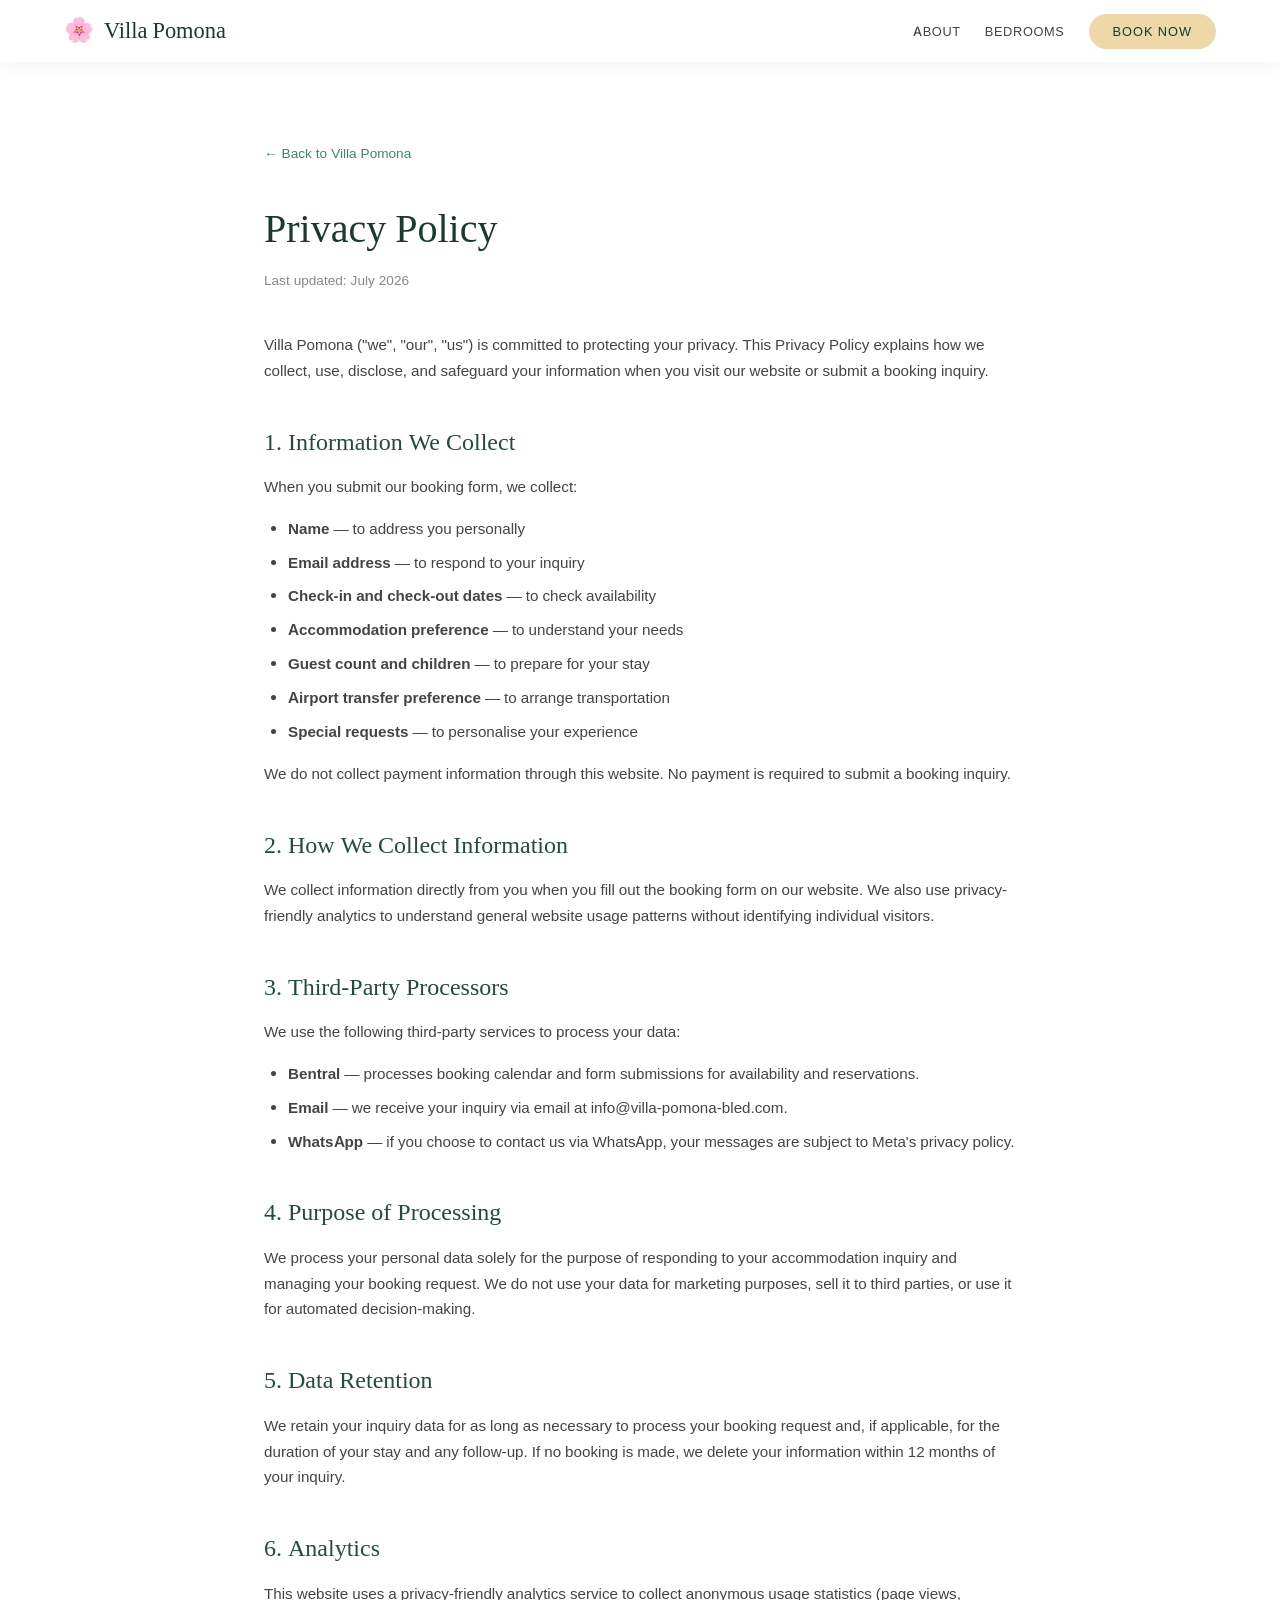
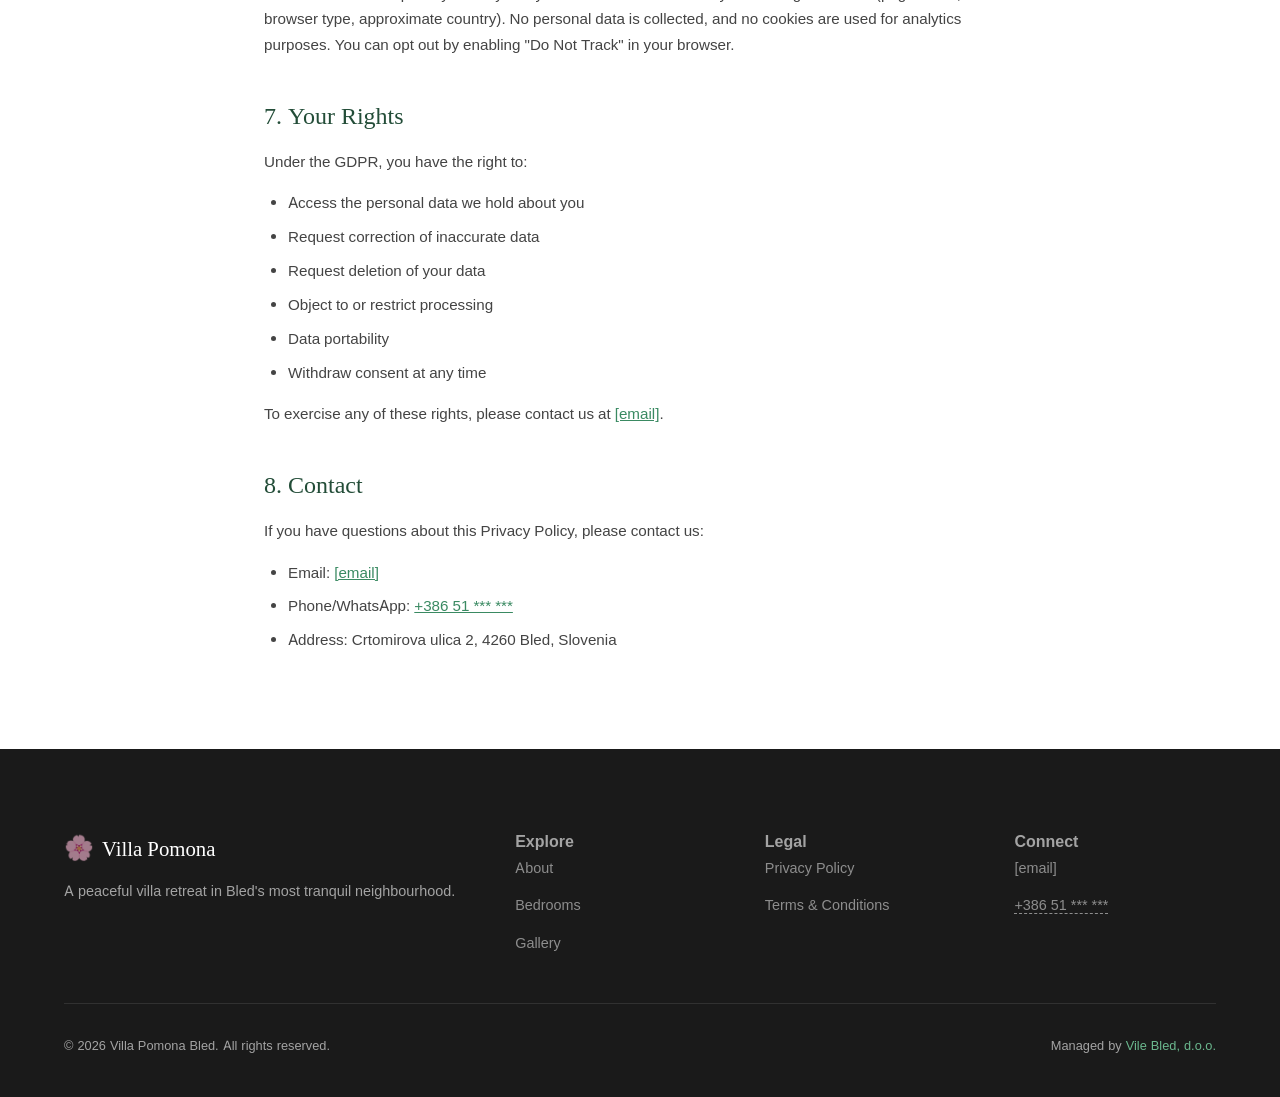
<file: privacy.html>
<!DOCTYPE html>
<html lang="en">
<head>
    <meta charset="UTF-8">
    <meta name="viewport" content="width=device-width, initial-scale=1.0">
    <meta name="theme-color" content="#1a3a2a">
    <meta http-equiv="X-Content-Type-Options" content="nosniff">
    <meta http-equiv="X-Frame-Options" content="SAMEORIGIN">
    <meta http-equiv="Referrer-Policy" content="strict-origin-when-cross-origin">
    <meta name="robots" content="index, follow">
    <title>Privacy Policy — Villa Pomona Bled</title>
    <meta name="description" content="Privacy policy for Villa Pomona in Bled, Slovenia. How we collect, use, and protect your personal information.">
    <meta property="og:title" content="Privacy Policy — Villa Pomona Bled">
    <meta property="og:description" content="How we collect, use, and protect your personal information.">
    <meta property="og:type" content="website">
    <meta property="og:url" content="https://villa-pomona-bled.com/privacy.html">
    <meta property="og:image" content="https://villa-pomona-bled.com/assets/images/polished-20261101/hero-social-1200x630.jpg">
    <link rel="canonical" href="https://villa-pomona-bled.com/privacy.html">
    <link rel="stylesheet" href="styles.css">
<link rel="icon" type="image/png" sizes="96x96" href="assets/brand/pomona-mark-96.png">
<link rel="icon" type="image/svg+xml" href="assets/brand/pomona-mark-v1.svg">
<link rel="apple-touch-icon" sizes="180x180" href="assets/brand/pomona-mark-180.png">
</head>
<body>
    <nav class="nav scrolled" id="nav">
        <div class="nav-container">
            <a href="index.html" class="nav-logo" style="color:var(--green-900);">
                <span class="logo-icon" aria-hidden="true">&#127800;</span>
                <span class="logo-text">Villa Pomona</span>
            </a>
            <ul class="nav-links">
                <li><a href="index.html#bedrooms">About</a></li>
                <li><a href="index.html#bedrooms">Bedrooms</a></li>
                <li><a href="index.html#contact" class="nav-cta">Book Now</a></li>
            </ul>
        </div>
    </nav>

    <main class="legal-page">
        <div class="container">
            <a href="index.html" class="legal-back">&larr; Back to Villa Pomona</a>
            <h1>Privacy Policy</h1>
            <p class="legal-date">Last updated: July 2026</p>

            <p>Villa Pomona ("we", "our", "us") is committed to protecting your privacy. This Privacy Policy explains how we collect, use, disclose, and safeguard your information when you visit our website or submit a booking inquiry.</p>

            <h2>1. Information We Collect</h2>
            <p>When you submit our booking form, we collect:</p>
            <ul>
                <li><strong>Name</strong> — to address you personally</li>
                <li><strong>Email address</strong> — to respond to your inquiry</li>
                <li><strong>Check-in and check-out dates</strong> — to check availability</li>
                <li><strong>Accommodation preference</strong> — to understand your needs</li>
                <li><strong>Guest count and children</strong> — to prepare for your stay</li>
                <li><strong>Airport transfer preference</strong> — to arrange transportation</li>
                <li><strong>Special requests</strong> — to personalise your experience</li>
            </ul>
            <p>We do not collect payment information through this website. No payment is required to submit a booking inquiry.</p>

            <h2>2. How We Collect Information</h2>
            <p>We collect information directly from you when you fill out the booking form on our website. We also use privacy-friendly analytics to understand general website usage patterns without identifying individual visitors.</p>

            <h2>3. Third-Party Processors</h2>
            <p>We use the following third-party services to process your data:</p>
            <ul>
                <li><strong>Bentral</strong> — processes booking calendar and form submissions for availability and reservations.</li>
                <li><strong>Email</strong> — we receive your inquiry via email at <span class="email-self" data-email-user="info" data-email-host="villa-pomona-bled.com">[email]</span>.</li>
                <li><strong>WhatsApp</strong> — if you choose to contact us via WhatsApp, your messages are subject to Meta's privacy policy.</li>
            </ul>

            <h2>4. Purpose of Processing</h2>
            <p>We process your personal data solely for the purpose of responding to your accommodation inquiry and managing your booking request. We do not use your data for marketing purposes, sell it to third parties, or use it for automated decision-making.</p>

            <h2>5. Data Retention</h2>
            <p>We retain your inquiry data for as long as necessary to process your booking request and, if applicable, for the duration of your stay and any follow-up. If no booking is made, we delete your information within 12 months of your inquiry.</p>

            <h2>6. Analytics</h2>
            <p>This website uses a privacy-friendly analytics service to collect anonymous usage statistics (page views, browser type, approximate country). No personal data is collected, and no cookies are used for analytics purposes. You can opt out by enabling "Do Not Track" in your browser.</p>

            <h2>7. Your Rights</h2>
            <p>Under the GDPR, you have the right to:</p>
            <ul>
                <li>Access the personal data we hold about you</li>
                <li>Request correction of inaccurate data</li>
                <li>Request deletion of your data</li>
                <li>Object to or restrict processing</li>
                <li>Data portability</li>
                <li>Withdraw consent at any time</li>
            </ul>
            <p>To exercise any of these rights, please contact us at <a class="mailto mailto-self" data-email-user="info" data-email-host="villa-pomona-bled.com" href="#">[email]</a>.</p>

            <h2>8. Contact</h2>
            <p>If you have questions about this Privacy Policy, please contact us:</p>
            <ul>
                <li>Email: <a class="mailto mailto-self" data-email-user="info" data-email-host="villa-pomona-bled.com" href="#">[email]</a></li>
                <li>Phone/WhatsApp: <a href="#" class="wa-protected" data-wa="38651603858">+386 51 *** ***</a></li>
                <li>Address: Crtomirova ulica 2, 4260 Bled, Slovenia</li>
            </ul>
        </div>
    </main>

    <footer class="footer">
        <div class="container">
            <div class="footer-grid">
                <div class="footer-brand">
                    <span class="logo-icon" aria-hidden="true">&#127800;</span><span class="logo-text">Villa Pomona</span>
                    <p>A peaceful villa retreat in Bled's most tranquil neighbourhood.</p>
                </div>
                <div class="footer-links"><h4>Explore</h4><ul><li><a href="index.html#bedrooms">About</a></li><li><a href="index.html#bedrooms">Bedrooms</a></li><li><a href="index.html#gallery">Gallery</a></li></ul></div>
                <div class="footer-links"><h4>Legal</h4><ul><li><a href="privacy.html">Privacy Policy</a></li><li><a href="terms.html">Terms &amp; Conditions</a></li></ul></div>
                <div class="footer-links"><h4>Connect</h4><ul><li><a class="mailto mailto-self" data-email-user="info" data-email-host="villa-pomona-bled.com" href="#">[email]</a></li><li><a href="tel:+38651603858" class="phone-protected" data-phone="+386 51 603 858">+386 51 *** ***</a></li></ul></div>
            </div>
            <div class="footer-bottom">
                <p>&copy; 2026 Villa Pomona Bled. All rights reserved.</p>
                <p class="footer-sister">Managed by <a href="https://www.adorabled.com">Vile Bled, d.o.o.</a></p>
            </div>
        </div>
    </footer>

<script>
(function(){
  function em(el){var u=el.getAttribute('data-email-user')||'',h=el.getAttribute('data-email-host')||'';return u&&h?u+'@'+h:'';}
  function bind(){
    var as=document.querySelectorAll('a.mailto');
    for(var i=0;i<as.length;i++){var a=as[i],ad=em(a);if(!ad)continue;
      var s=a.getAttribute('data-email-subject')||'';
      a.href='mailto:'+ad+(s?'?subject='+encodeURIComponent(s):'');
      if(a.hasAttribute('data-email-self'))a.textContent=ad;
      a.removeAttribute('data-email-user');a.removeAttribute('data-email-host');a.removeAttribute('data-email-self');}
    var sp=document.querySelectorAll('.email-self');
    for(var j=0;j<sp.length;j++){var e=sp[j],ad2=em(e);if(ad2)e.textContent=ad2;}
  }
  if(document.readyState==='loading')document.addEventListener('DOMContentLoaded',bind);else bind();
})();
</script>

</body>
</html>
</file>
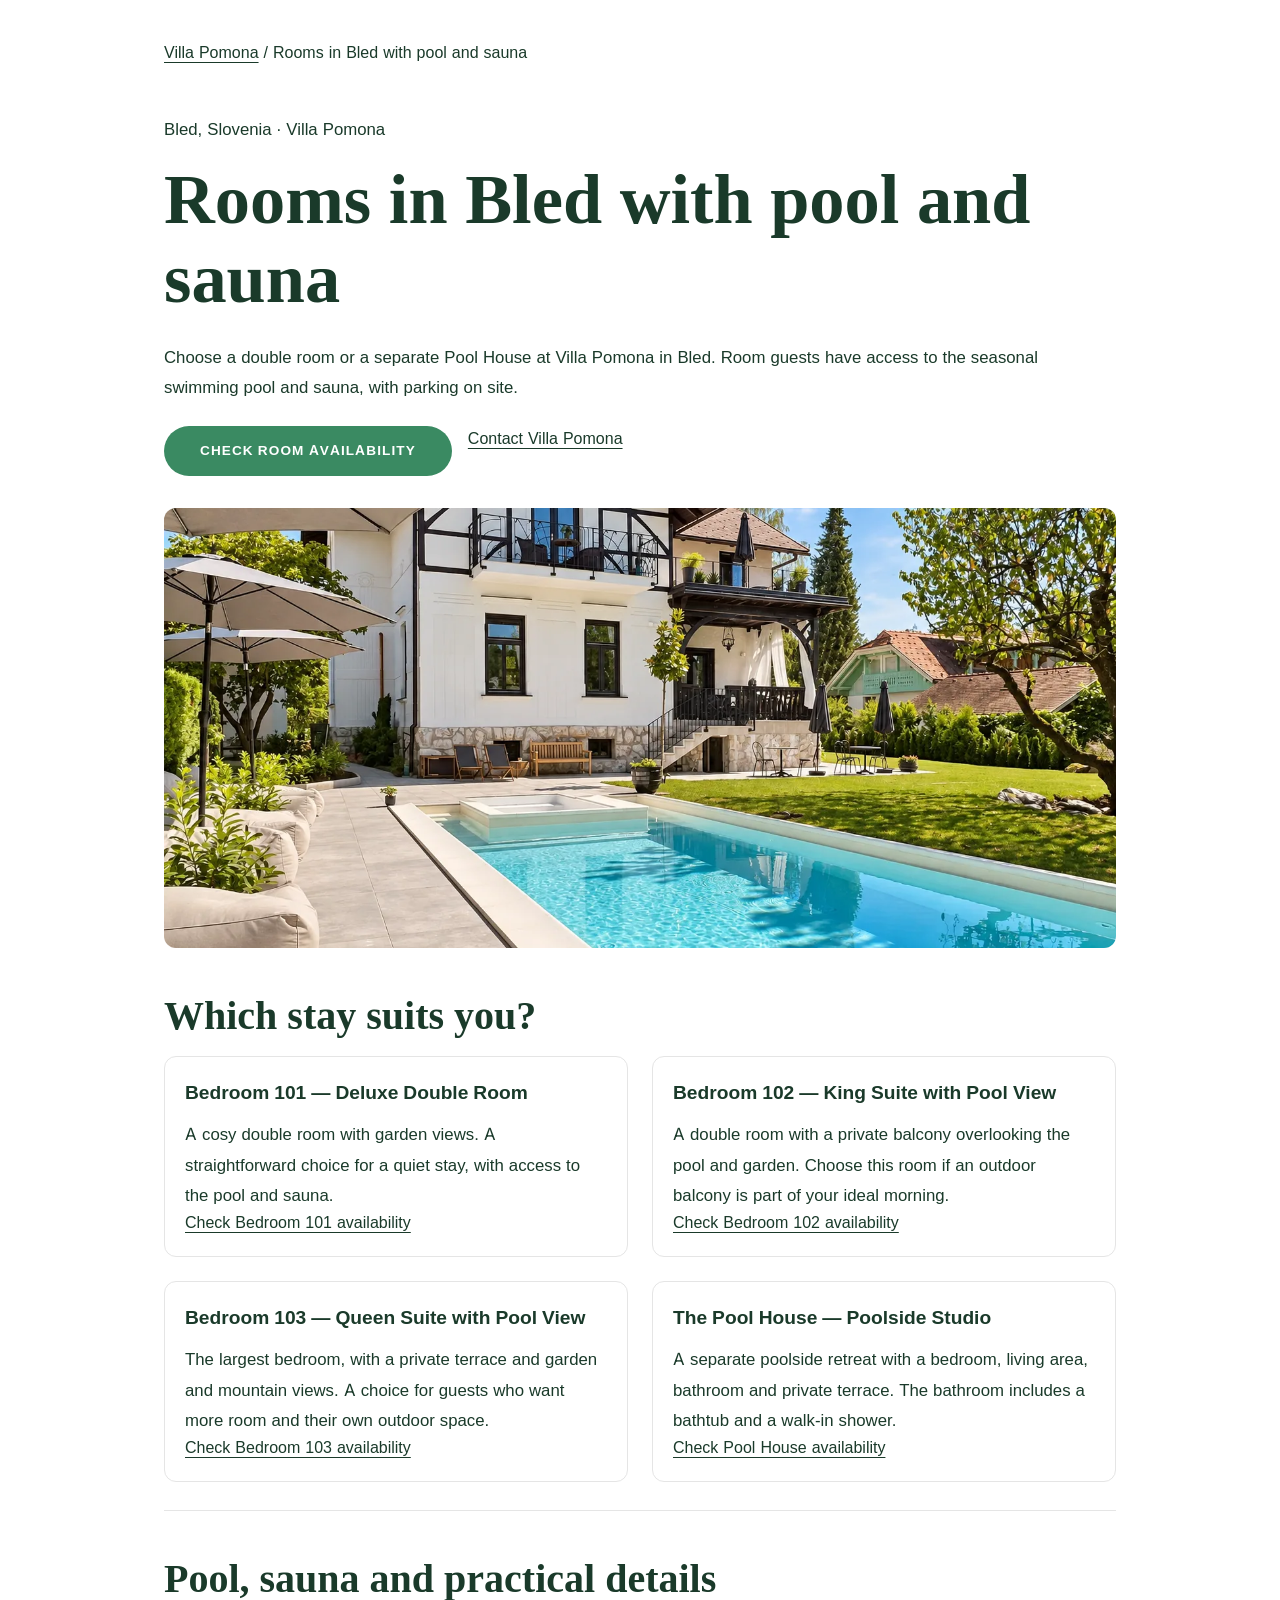
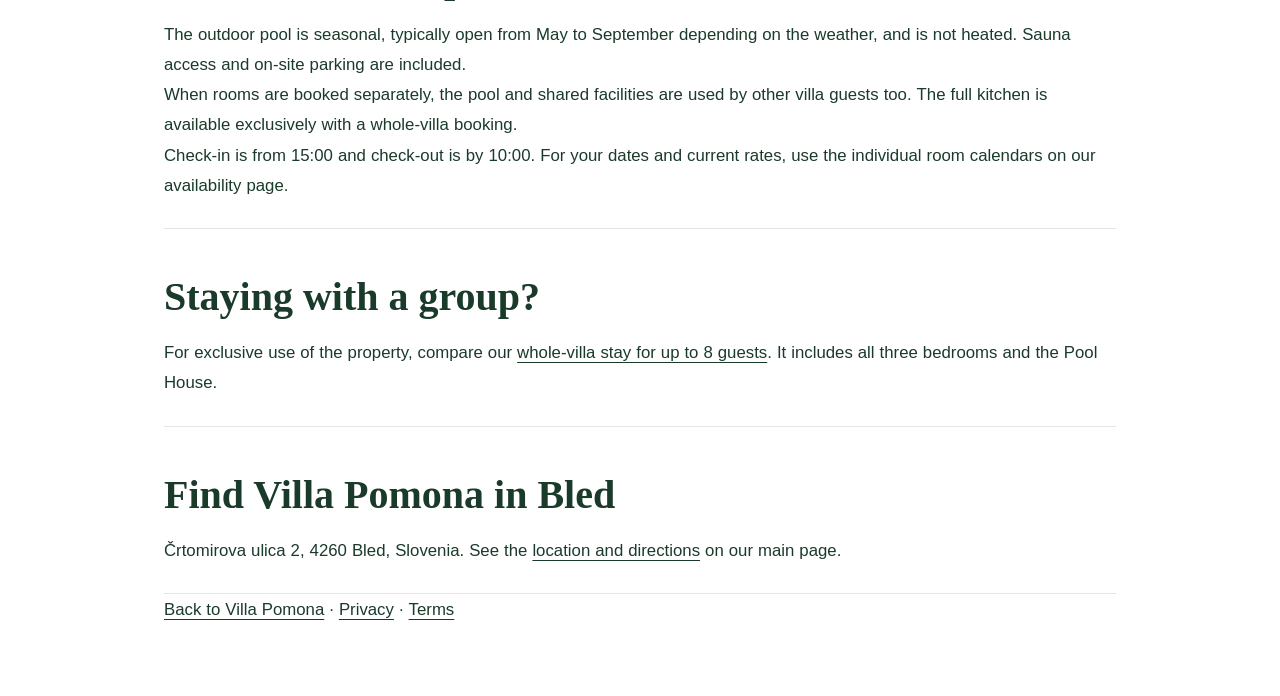
<file: rooms-in-bled.html>
<!doctype html><html lang="en"><head><meta charset="utf-8"><meta name="viewport" content="width=device-width,initial-scale=1"><title>Rooms in Bled with Pool &amp; Sauna | Villa Pomona</title><meta name="description" content="Compare three double rooms and the separate Pool House at Villa Pomona in Bled. Seasonal pool, sauna and on-site parking. Check availability."><link rel="canonical" href="https://villa-pomona-bled.com/rooms-in-bled.html"><meta property="og:title" content="Rooms in Bled with Pool &amp; Sauna | Villa Pomona"><meta property="og:description" content="Compare three double rooms and the separate Pool House at Villa Pomona in Bled. Seasonal pool, sauna and on-site parking. Check availability."><meta property="og:url" content="https://villa-pomona-bled.com/rooms-in-bled.html"><meta property="og:type" content="website"><meta property="og:image" content="https://villa-pomona-bled.com/assets/images/polished-20261101/hero-1-1448.webp"><link rel="stylesheet" href="styles.css"><link rel="stylesheet" href="growth.css"><script type="application/ld+json">{"@context": "https://schema.org", "@type": "WebPage", "name": "Rooms in Bled with Pool &amp; Sauna | Villa Pomona", "description": "Compare three double rooms and the separate Pool House at Villa Pomona in Bled. Seasonal pool, sauna and on-site parking. Check availability.", "url": "https://villa-pomona-bled.com/rooms-in-bled.html", "isPartOf": {"@type": "WebSite", "url": "https://villa-pomona-bled.com/", "name": "Villa Pomona"}}</script><script type="module" src="https://static.cloudflareinsights.com/beacon.min.js" data-cf-beacon='{"token": "0f8eb45b9e884118b55e8c2ccd7ce14e"}'></script><link rel="icon" type="image/png" sizes="96x96" href="assets/brand/pomona-mark-96.png">
<link rel="icon" type="image/svg+xml" href="assets/brand/pomona-mark-v1.svg">
<link rel="apple-touch-icon" sizes="180x180" href="assets/brand/pomona-mark-180.png">
</head><body><main class="growth-detail"><nav aria-label="Breadcrumb"><a href="index.html">Villa Pomona</a> / Rooms in Bled with pool and sauna</nav><header><p>Bled, Slovenia · Villa Pomona</p><h1>Rooms in Bled with pool and sauna</h1><p>Choose a double room or a separate Pool House at Villa Pomona in Bled. Room guests have access to the seasonal swimming pool and sauna, with parking on site.</p><div class="growth-actions"><a class="btn btn-primary" href="index.html#availability">Check room availability</a><a href="index.html#contact">Contact Villa Pomona</a></div></header><img class="growth-photo" src="assets/images/polished-20261101/hero-1-1448.webp" alt="Villa Pomona and its seasonal outdoor pool in Bled" width="1448" height="1086" srcset="assets/images/polished-20261101/hero-1-480.webp 480w, assets/images/polished-20261101/hero-1-800.webp 800w, assets/images/polished-20261101/hero-1-1448.webp 1448w"><section><h2>Which stay suits you?</h2><div class="growth-options">
<article><h3>Bedroom 101 — Deluxe Double Room</h3><p>A cosy double room with garden views. A straightforward choice for a quiet stay, with access to the pool and sauna.</p><a href="index.html#availability">Check Bedroom 101 availability</a></article>
<article><h3>Bedroom 102 — King Suite with Pool View</h3><p>A double room with a private balcony overlooking the pool and garden. Choose this room if an outdoor balcony is part of your ideal morning.</p><a href="index.html#availability">Check Bedroom 102 availability</a></article>
<article><h3>Bedroom 103 — Queen Suite with Pool View</h3><p>The largest bedroom, with a private terrace and garden and mountain views. A choice for guests who want more room and their own outdoor space.</p><a href="index.html#availability">Check Bedroom 103 availability</a></article>
<article><h3>The Pool House — Poolside Studio</h3><p>A separate poolside retreat with a bedroom, living area, bathroom and private terrace. The bathroom includes a bathtub and a walk-in shower.</p><a href="index.html#availability">Check Pool House availability</a></article></div></section>
<section><h2>Pool, sauna and practical details</h2><p>The outdoor pool is seasonal, typically open from May to September depending on the weather, and is not heated. Sauna access and on-site parking are included.</p><p>When rooms are booked separately, the pool and shared facilities are used by other villa guests too. The full kitchen is available exclusively with a whole-villa booking.</p><p>Check-in is from 15:00 and check-out is by 10:00. For your dates and current rates, use the individual room calendars on our availability page.</p></section>
<section><h2>Staying with a group?</h2><p>For exclusive use of the property, compare our <a href="whole-villa-bled.html">whole-villa stay for up to 8 guests</a>. It includes all three bedrooms and the Pool House.</p></section><section><h2>Find Villa Pomona in Bled</h2><p>Črtomirova ulica 2, 4260 Bled, Slovenia. See the <a href="index.html#location">location and directions</a> on our main page.</p></section><footer><p><a href="index.html">Back to Villa Pomona</a> · <a href="privacy.html">Privacy</a> · <a href="terms.html">Terms</a></p></footer></main></body></html>
</file>
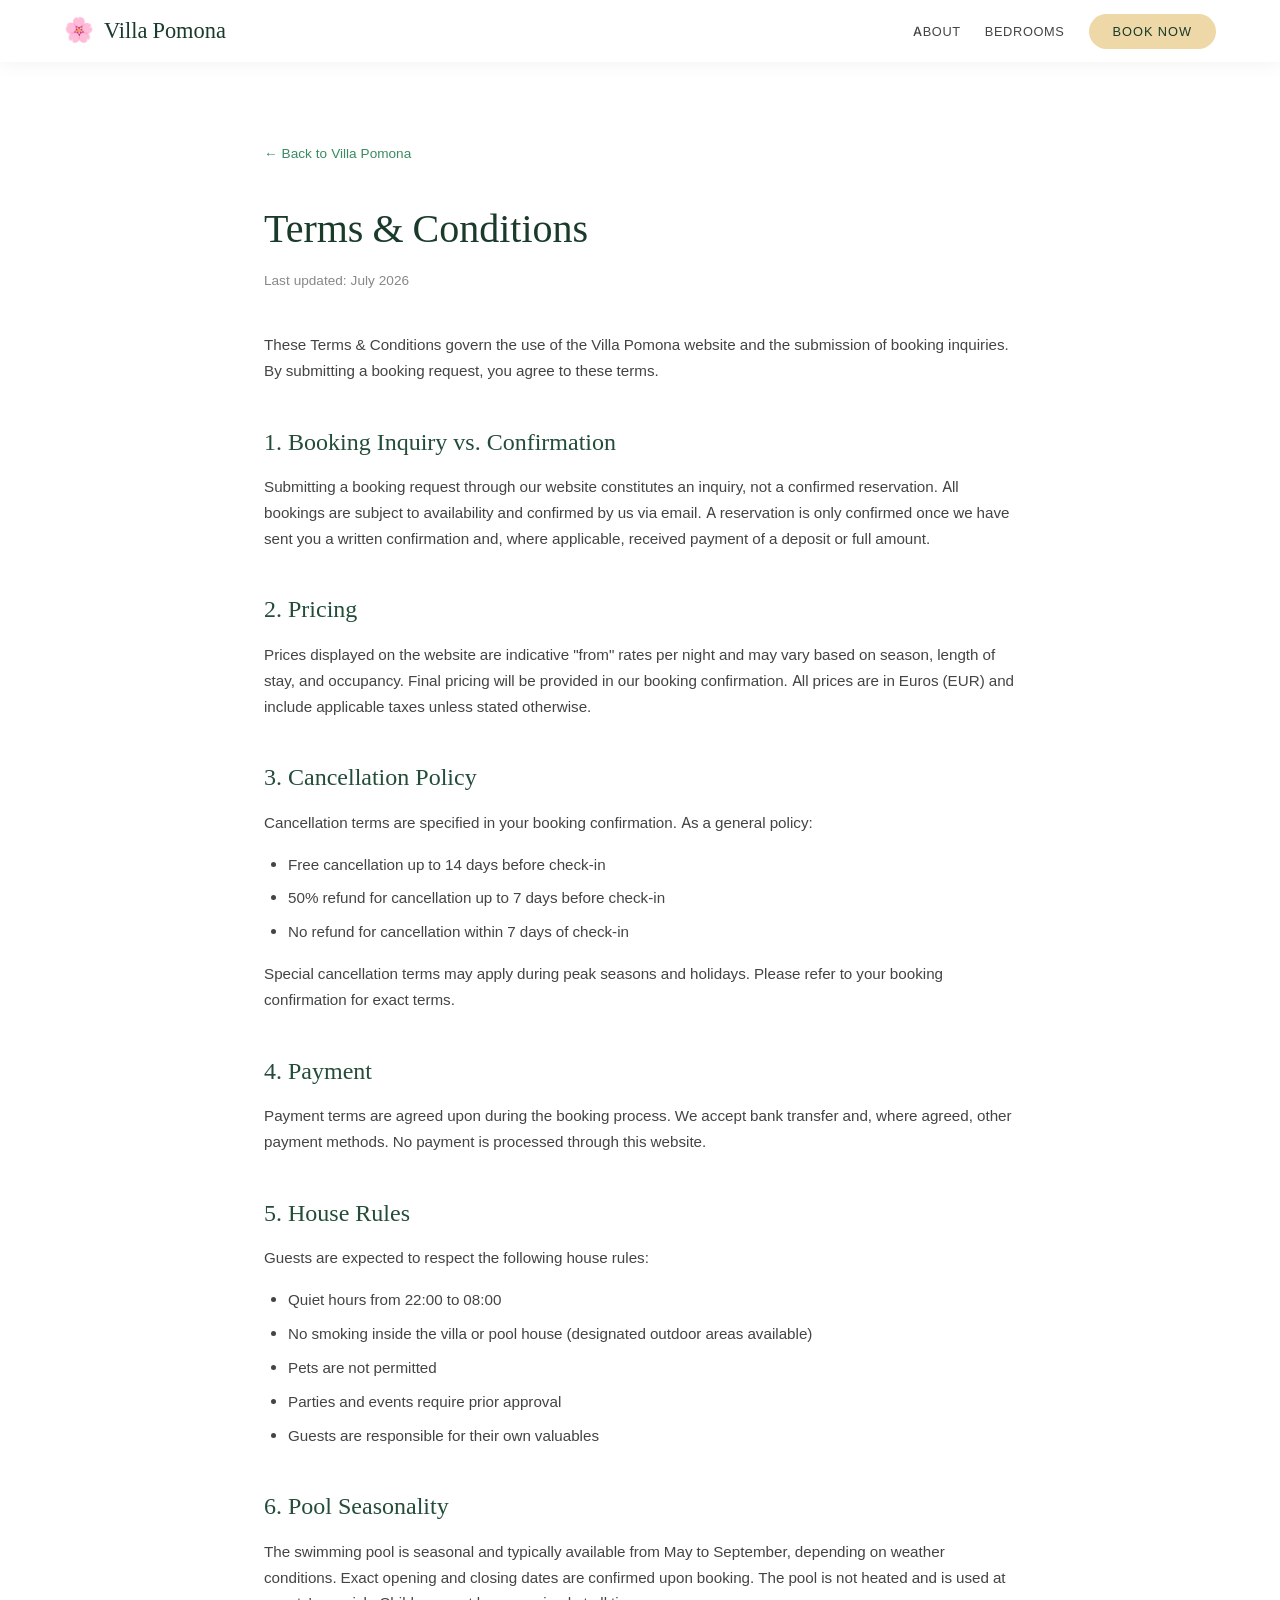
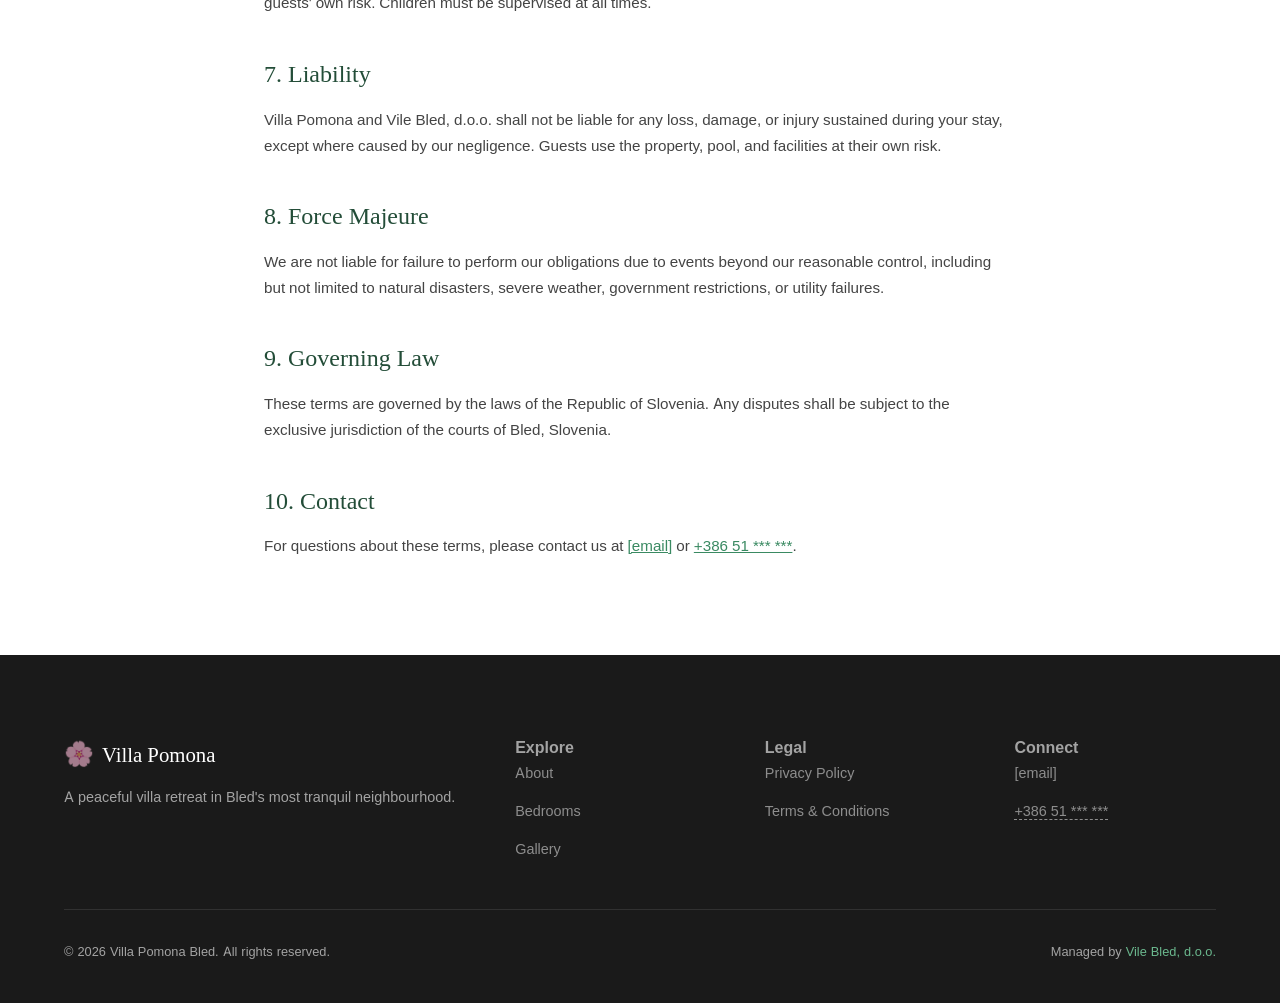
<file: terms.html>
<!DOCTYPE html>
<html lang="en">
<head>
    <meta charset="UTF-8">
    <meta name="viewport" content="width=device-width, initial-scale=1.0">
    <meta name="theme-color" content="#1a3a2a">
    <meta http-equiv="X-Content-Type-Options" content="nosniff">
    <meta http-equiv="X-Frame-Options" content="SAMEORIGIN">
    <meta http-equiv="Referrer-Policy" content="strict-origin-when-cross-origin">
    <meta name="robots" content="index, follow">
    <title>Terms &amp; Conditions — Villa Pomona Bled</title>
    <meta name="description" content="Terms and conditions for Villa Pomona in Bled, Slovenia. Booking policies, cancellation, and house rules.">
    <meta property="og:title" content="Terms &amp; Conditions — Villa Pomona Bled">
    <meta property="og:description" content="Booking policies, cancellation, and house rules for Villa Pomona.">
    <meta property="og:type" content="website">
    <meta property="og:url" content="https://villa-pomona-bled.com/terms.html">
    <meta property="og:image" content="https://villa-pomona-bled.com/assets/images/polished-20261101/hero-social-1200x630.jpg">
    <link rel="canonical" href="https://villa-pomona-bled.com/terms.html">
    <link rel="stylesheet" href="styles.css">
<link rel="icon" type="image/png" sizes="96x96" href="assets/brand/pomona-mark-96.png">
<link rel="icon" type="image/svg+xml" href="assets/brand/pomona-mark-v1.svg">
<link rel="apple-touch-icon" sizes="180x180" href="assets/brand/pomona-mark-180.png">
</head>
<body>
    <nav class="nav scrolled" id="nav">
        <div class="nav-container">
            <a href="index.html" class="nav-logo" style="color:var(--green-900);">
                <span class="logo-icon" aria-hidden="true">&#127800;</span>
                <span class="logo-text">Villa Pomona</span>
            </a>
            <ul class="nav-links">
                <li><a href="index.html#bedrooms">About</a></li>
                <li><a href="index.html#bedrooms">Bedrooms</a></li>
                <li><a href="index.html#contact" class="nav-cta">Book Now</a></li>
            </ul>
        </div>
    </nav>

    <main class="legal-page">
        <div class="container">
            <a href="index.html" class="legal-back">&larr; Back to Villa Pomona</a>
            <h1>Terms &amp; Conditions</h1>
            <p class="legal-date">Last updated: July 2026</p>

            <p>These Terms &amp; Conditions govern the use of the Villa Pomona website and the submission of booking inquiries. By submitting a booking request, you agree to these terms.</p>

            <h2>1. Booking Inquiry vs. Confirmation</h2>
            <p>Submitting a booking request through our website constitutes an inquiry, not a confirmed reservation. All bookings are subject to availability and confirmed by us via email. A reservation is only confirmed once we have sent you a written confirmation and, where applicable, received payment of a deposit or full amount.</p>

            <h2>2. Pricing</h2>
            <p>Prices displayed on the website are indicative "from" rates per night and may vary based on season, length of stay, and occupancy. Final pricing will be provided in our booking confirmation. All prices are in Euros (EUR) and include applicable taxes unless stated otherwise.</p>

            <h2>3. Cancellation Policy</h2>
            <p>Cancellation terms are specified in your booking confirmation. As a general policy:</p>
            <ul>
                <li>Free cancellation up to 14 days before check-in</li>
                <li>50% refund for cancellation up to 7 days before check-in</li>
                <li>No refund for cancellation within 7 days of check-in</li>
            </ul>
            <p>Special cancellation terms may apply during peak seasons and holidays. Please refer to your booking confirmation for exact terms.</p>

            <h2>4. Payment</h2>
            <p>Payment terms are agreed upon during the booking process. We accept bank transfer and, where agreed, other payment methods. No payment is processed through this website.</p>

            <h2>5. House Rules</h2>
            <p>Guests are expected to respect the following house rules:</p>
            <ul>
                <li>Quiet hours from 22:00 to 08:00</li>
                <li>No smoking inside the villa or pool house (designated outdoor areas available)</li>
                <li>Pets are not permitted</li>
                <li>Parties and events require prior approval</li>
                <li>Guests are responsible for their own valuables</li>
            </ul>

            <h2>6. Pool Seasonality</h2>
            <p>The swimming pool is seasonal and typically available from May to September, depending on weather conditions. Exact opening and closing dates are confirmed upon booking. The pool is not heated and is used at guests' own risk. Children must be supervised at all times.</p>

            <h2>7. Liability</h2>
            <p>Villa Pomona and Vile Bled, d.o.o. shall not be liable for any loss, damage, or injury sustained during your stay, except where caused by our negligence. Guests use the property, pool, and facilities at their own risk.</p>

            <h2>8. Force Majeure</h2>
            <p>We are not liable for failure to perform our obligations due to events beyond our reasonable control, including but not limited to natural disasters, severe weather, government restrictions, or utility failures.</p>

            <h2>9. Governing Law</h2>
            <p>These terms are governed by the laws of the Republic of Slovenia. Any disputes shall be subject to the exclusive jurisdiction of the courts of Bled, Slovenia.</p>

            <h2>10. Contact</h2>
            <p>For questions about these terms, please contact us at <a class="mailto mailto-self" data-email-user="info" data-email-host="villa-pomona-bled.com" href="#">[email]</a> or <a href="#" class="wa-protected" data-wa="38651603858">+386 51 *** ***</a>.</p>
        </div>
    </main>

    <footer class="footer">
        <div class="container">
            <div class="footer-grid">
                <div class="footer-brand">
                    <span class="logo-icon" aria-hidden="true">&#127800;</span><span class="logo-text">Villa Pomona</span>
                    <p>A peaceful villa retreat in Bled's most tranquil neighbourhood.</p>
                </div>
                <div class="footer-links"><h4>Explore</h4><ul><li><a href="index.html#bedrooms">About</a></li><li><a href="index.html#bedrooms">Bedrooms</a></li><li><a href="index.html#gallery">Gallery</a></li></ul></div>
                <div class="footer-links"><h4>Legal</h4><ul><li><a href="privacy.html">Privacy Policy</a></li><li><a href="terms.html">Terms &amp; Conditions</a></li></ul></div>
                <div class="footer-links"><h4>Connect</h4><ul><li><a class="mailto mailto-self" data-email-user="info" data-email-host="villa-pomona-bled.com" href="#">[email]</a></li><li><a href="tel:+38651603858" class="phone-protected" data-phone="+386 51 603 858">+386 51 *** ***</a></li></ul></div>
            </div>
            <div class="footer-bottom">
                <p>&copy; 2026 Villa Pomona Bled. All rights reserved.</p>
                <p class="footer-sister">Managed by <a href="https://www.adorabled.com">Vile Bled, d.o.o.</a></p>
            </div>
        </div>
    </footer>

<script>
(function(){
  function em(el){var u=el.getAttribute('data-email-user')||'',h=el.getAttribute('data-email-host')||'';return u&&h?u+'@'+h:'';}
  function bind(){
    var as=document.querySelectorAll('a.mailto');
    for(var i=0;i<as.length;i++){var a=as[i],ad=em(a);if(!ad)continue;
      var s=a.getAttribute('data-email-subject')||'';
      a.href='mailto:'+ad+(s?'?subject='+encodeURIComponent(s):'');
      if(a.hasAttribute('data-email-self'))a.textContent=ad;
      a.removeAttribute('data-email-user');a.removeAttribute('data-email-host');a.removeAttribute('data-email-self');}
    var sp=document.querySelectorAll('.email-self');
    for(var j=0;j<sp.length;j++){var e=sp[j],ad2=em(e);if(ad2)e.textContent=ad2;}
  }
  if(document.readyState==='loading')document.addEventListener('DOMContentLoaded',bind);else bind();
})();
</script>

</body>
</html>
</file>
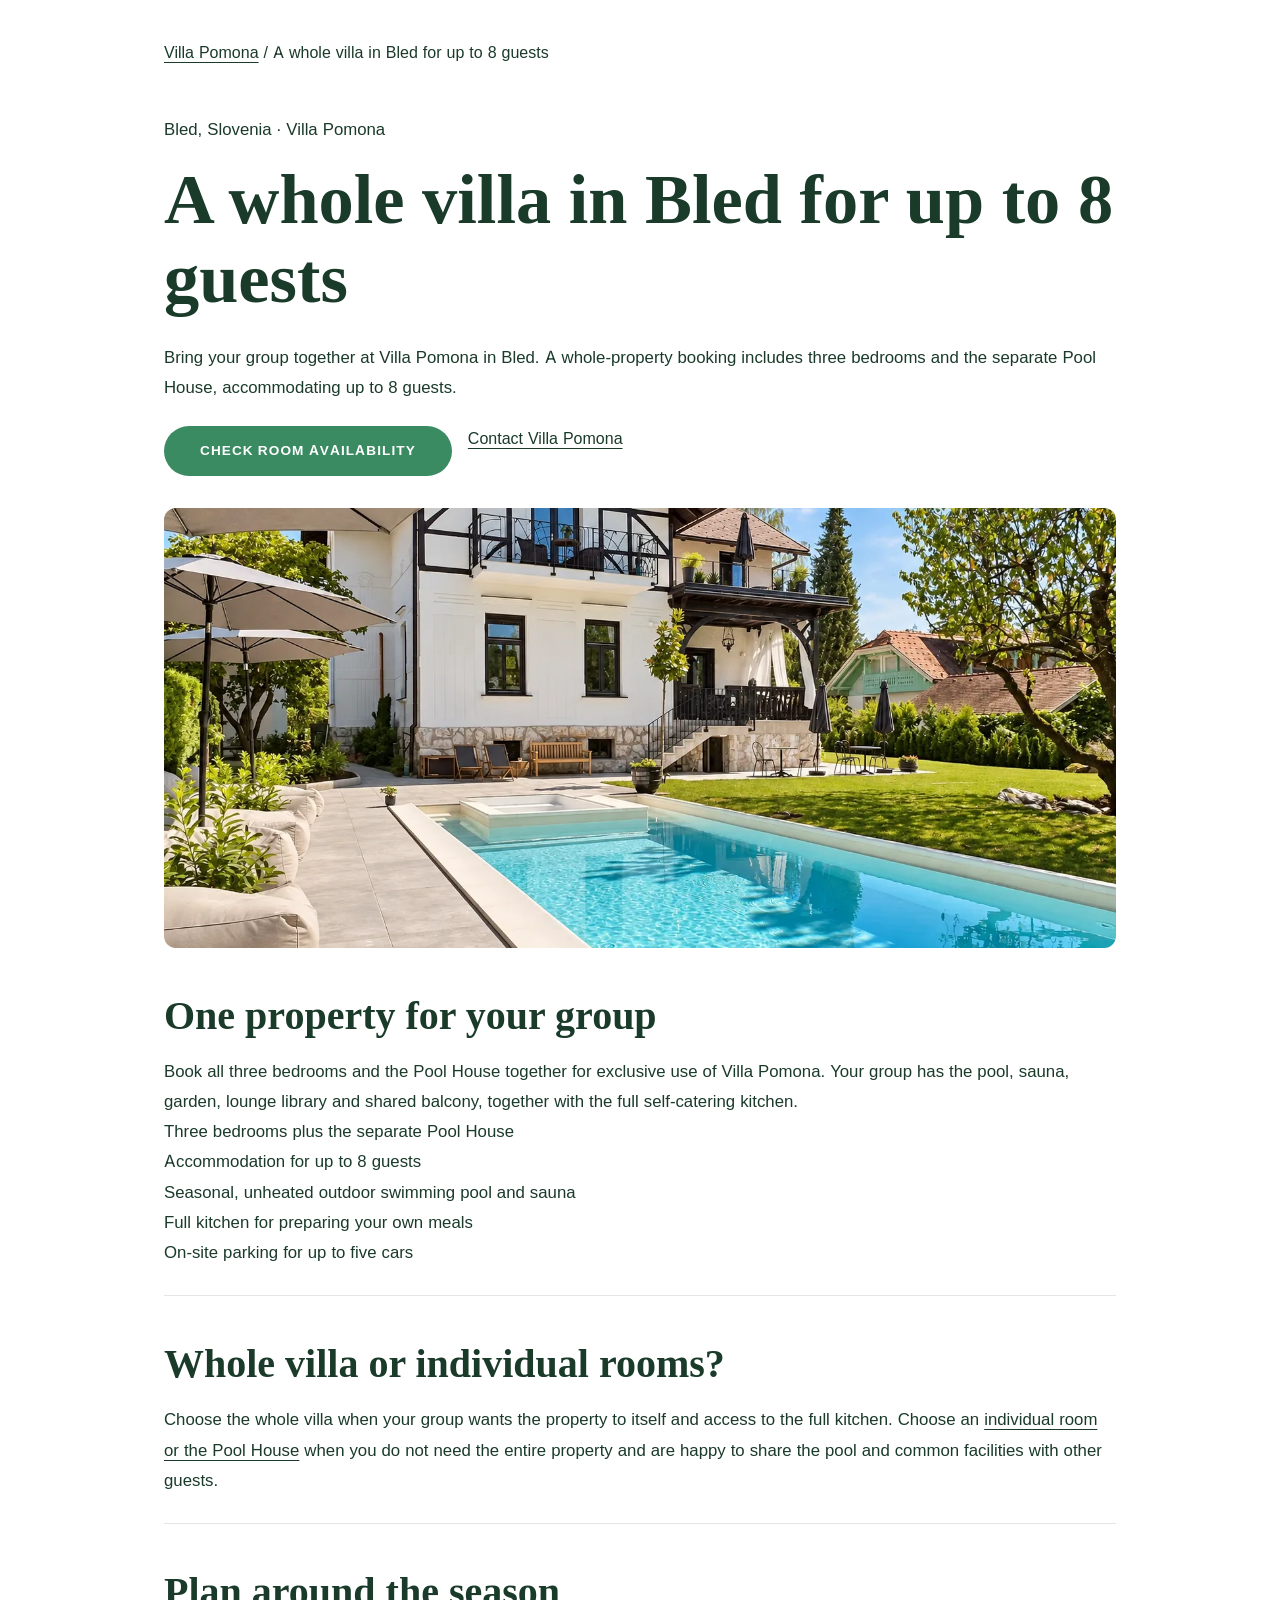
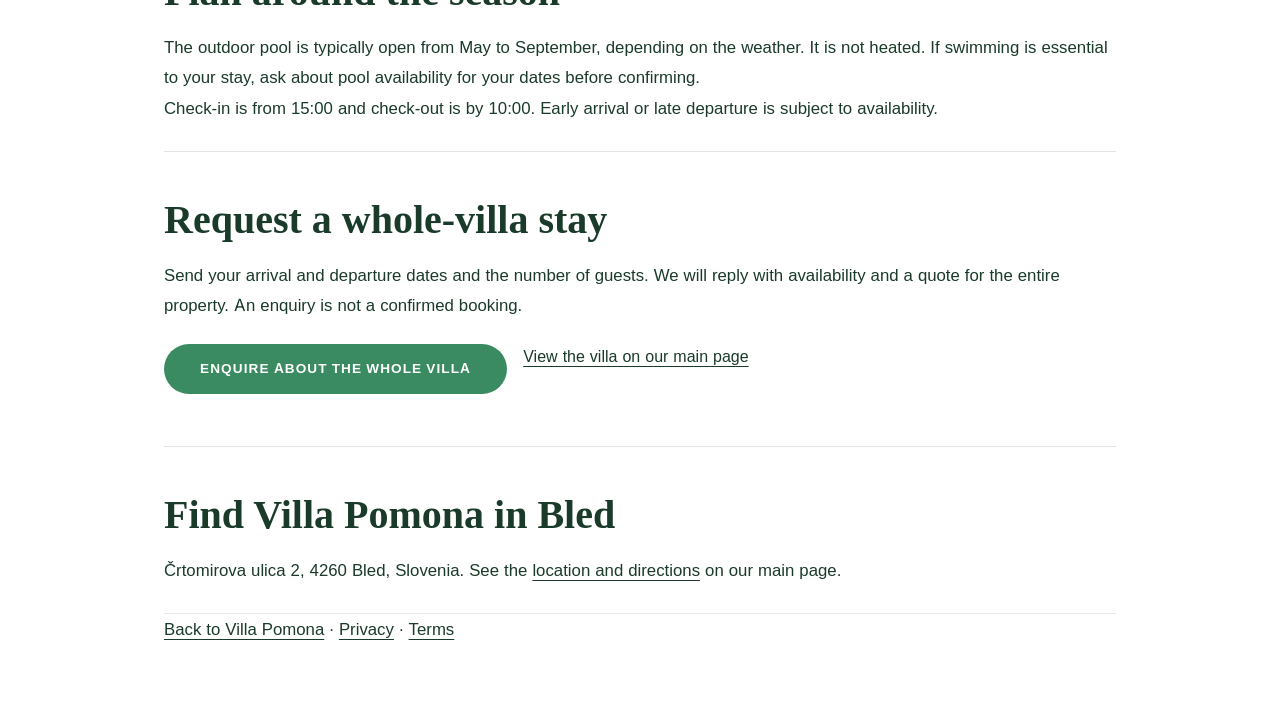
<file: whole-villa-bled.html>
<!doctype html><html lang="en"><head><meta charset="utf-8"><meta name="viewport" content="width=device-width,initial-scale=1"><title>Whole Villa in Bled for up to 8 Guests | Villa Pomona</title><meta name="description" content="Book the whole Villa Pomona in Bled for up to 8 guests: three bedrooms, Pool House, seasonal pool, sauna, kitchen and parking. Enquire for your dates."><link rel="canonical" href="https://villa-pomona-bled.com/whole-villa-bled.html"><meta property="og:title" content="Whole Villa in Bled for up to 8 Guests | Villa Pomona"><meta property="og:description" content="Book the whole Villa Pomona in Bled for up to 8 guests: three bedrooms, Pool House, seasonal pool, sauna, kitchen and parking. Enquire for your dates."><meta property="og:url" content="https://villa-pomona-bled.com/whole-villa-bled.html"><meta property="og:type" content="website"><meta property="og:image" content="https://villa-pomona-bled.com/assets/images/polished-20261101/hero-1-1448.webp"><link rel="stylesheet" href="styles.css"><link rel="stylesheet" href="growth.css"><script type="application/ld+json">{"@context": "https://schema.org", "@type": "WebPage", "name": "Whole Villa in Bled for up to 8 Guests | Villa Pomona", "description": "Book the whole Villa Pomona in Bled for up to 8 guests: three bedrooms, Pool House, seasonal pool, sauna, kitchen and parking. Enquire for your dates.", "url": "https://villa-pomona-bled.com/whole-villa-bled.html", "isPartOf": {"@type": "WebSite", "url": "https://villa-pomona-bled.com/", "name": "Villa Pomona"}}</script><script type="module" src="https://static.cloudflareinsights.com/beacon.min.js" data-cf-beacon='{"token": "0f8eb45b9e884118b55e8c2ccd7ce14e"}'></script><link rel="icon" type="image/png" sizes="96x96" href="assets/brand/pomona-mark-96.png">
<link rel="icon" type="image/svg+xml" href="assets/brand/pomona-mark-v1.svg">
<link rel="apple-touch-icon" sizes="180x180" href="assets/brand/pomona-mark-180.png">
</head><body><main class="growth-detail"><nav aria-label="Breadcrumb"><a href="index.html">Villa Pomona</a> / A whole villa in Bled for up to 8 guests</nav><header><p>Bled, Slovenia · Villa Pomona</p><h1>A whole villa in Bled for up to 8 guests</h1><p>Bring your group together at Villa Pomona in Bled. A whole-property booking includes three bedrooms and the separate Pool House, accommodating up to 8 guests.</p><div class="growth-actions"><a class="btn btn-primary" href="index.html#availability">Check room availability</a><a href="index.html#contact">Contact Villa Pomona</a></div></header><img class="growth-photo" src="assets/images/polished-20261101/hero-1-1448.webp" alt="Villa Pomona with its pool, garden and separate Pool House" width="1448" height="1086" srcset="assets/images/polished-20261101/hero-1-480.webp 480w, assets/images/polished-20261101/hero-1-800.webp 800w, assets/images/polished-20261101/hero-1-1448.webp 1448w"><section><h2>One property for your group</h2><p>Book all three bedrooms and the Pool House together for exclusive use of Villa Pomona. Your group has the pool, sauna, garden, lounge library and shared balcony, together with the full self-catering kitchen.</p><ul><li>Three bedrooms plus the separate Pool House</li><li>Accommodation for up to 8 guests</li><li>Seasonal, unheated outdoor swimming pool and sauna</li><li>Full kitchen for preparing your own meals</li><li>On-site parking for up to five cars</li></ul></section>
<section><h2>Whole villa or individual rooms?</h2><p>Choose the whole villa when your group wants the property to itself and access to the full kitchen. Choose an <a href="rooms-in-bled.html">individual room or the Pool House</a> when you do not need the entire property and are happy to share the pool and common facilities with other guests.</p></section>
<section><h2>Plan around the season</h2><p>The outdoor pool is typically open from May to September, depending on the weather. It is not heated. If swimming is essential to your stay, ask about pool availability for your dates before confirming.</p><p>Check-in is from 15:00 and check-out is by 10:00. Early arrival or late departure is subject to availability.</p></section>
<section><h2>Request a whole-villa stay</h2><p>Send your arrival and departure dates and the number of guests. We will reply with availability and a quote for the entire property. An enquiry is not a confirmed booking.</p><div class="growth-actions"><a class="btn btn-primary" href="mailto:info@villa-pomona-bled.com?subject=Whole-villa%20stay%20enquiry">Enquire about the whole villa</a><a href="index.html#entire-villa">View the villa on our main page</a></div></section><section><h2>Find Villa Pomona in Bled</h2><p>Črtomirova ulica 2, 4260 Bled, Slovenia. See the <a href="index.html#location">location and directions</a> on our main page.</p></section><footer><p><a href="index.html">Back to Villa Pomona</a> · <a href="privacy.html">Privacy</a> · <a href="terms.html">Terms</a></p></footer></main></body></html>
</file>
<file: styles.css>
@font-face { font-family: 'Cormorant Garamond'; font-style: normal; font-weight: 300; font-display: swap; src: url('assets/fonts/CormorantGaramond-300.woff2') format('woff2'); }
@font-face { font-family: 'Cormorant Garamond'; font-style: normal; font-weight: 400; font-display: swap; src: url('assets/fonts/CormorantGaramond-400.woff2') format('woff2'); }
@font-face { font-family: 'Cormorant Garamond'; font-style: normal; font-weight: 500; font-display: swap; src: url('assets/fonts/CormorantGaramond-500.woff2') format('woff2'); }
@font-face { font-family: 'Cormorant Garamond'; font-style: normal; font-weight: 600; font-display: swap; src: url('assets/fonts/CormorantGaramond-600.woff2') format('woff2'); }
@font-face { font-family: 'Cormorant Garamond'; font-style: italic; font-weight: 300; font-display: swap; src: url('assets/fonts/CormorantGaramond-300Italic.woff2') format('woff2'); }
@font-face { font-family: 'Cormorant Garamond'; font-style: italic; font-weight: 400; font-display: swap; src: url('assets/fonts/CormorantGaramond-400Italic.woff2') format('woff2'); }
@font-face { font-family: 'Inter'; font-style: normal; font-weight: 300; font-display: swap; src: url('assets/fonts/Inter-300.woff2') format('woff2'); }
@font-face { font-family: 'Inter'; font-style: normal; font-weight: 400; font-display: swap; src: url('assets/fonts/Inter-400.woff2') format('woff2'); }
@font-face { font-family: 'Inter'; font-style: normal; font-weight: 500; font-display: swap; src: url('assets/fonts/Inter-500.woff2') format('woff2'); }
@font-face { font-family: 'Inter'; font-style: normal; font-weight: 600; font-display: swap; src: url('assets/fonts/Inter-600.woff2') format('woff2'); }

:root {
    --green-900: #1a3a2a;
    --green-800: #234d38;
    --green-700: #2d6b4e;
    --green-600: #3a8a62;
    --green-500: #4a9e74;
    --green-400: #6bb88e;
    --green-300: #94d4b0;
    --green-200: #b8e6cc;
    --green-100: #dff5e8;
    --green-50:  #f0faf4;
    --neutral-900: #1a1a1a;
    --neutral-800: #2d2d2d;
    --neutral-700: #444444;
    --neutral-600: #666666;
    --neutral-500: #888888;
    --neutral-400: #aaaaaa;
    --neutral-300: #cccccc;
    --neutral-200: #e5e5e5;
    --neutral-100: #f5f5f5;
    --neutral-50:  #fafafa;
    --gold: #c9a84c;
    --gold-light: #e0c872;
    --font-serif: 'Cormorant Garamond', Georgia, serif;
    --font-sans: 'Inter', -apple-system, BlinkMacSystemFont, sans-serif;
    --section-padding: 120px;
    --container-max: 1200px;
    --ease: cubic-bezier(0.25, 0.46, 0.45, 0.94);
    --bg-primary: #ffffff;
    --bg-secondary: #fafafa;
    --bg-card: #ffffff;
    --bg-card-hover: #ffffff;
    --text-primary: #2d2d2d;
    --text-secondary: #666666;
    --border-color: #e5e5e5;
    --nav-scrolled-bg: rgba(255,255,255,0.95);
    --shadow-light: rgba(0,0,0,0.06);
    --shadow-medium: rgba(0,0,0,0.08);
    --shadow-card: rgba(0,0,0,0.06);
    --form-bg: #ffffff;
}

[data-theme="dark"] {
    --green-900: #c4ead0;
    --green-800: #a8d9b8;
    --green-700: #83c59d;
    --green-600: #6fba8d;
    --green-500: #4a9e74;
    --green-400: #3a8a62;
    --green-300: #2d6b4e;
    --green-200: #234d38;
    --green-100: #1a3a2a;
    --green-50:  #142a1e;
    --neutral-900: #f7f7f7;
    --neutral-800: #eeeeee;
    --neutral-700: #d8d8d8;
    --neutral-600: #c0c0c0;
    --neutral-500: #888888;
    --neutral-400: #666666;
    --neutral-300: #444444;
    --neutral-200: #333333;
    --neutral-100: #222222;
    --neutral-50:  #1a1a1a;
    --gold: #d4b05c;
    --gold-light: #e8c972;
    --bg-primary: #121212;
    --bg-secondary: #1a1a1a;
    --bg-card: #1e1e1e;
    --bg-card-hover: #252525;
    --text-primary: #f0f0f0;
    --text-secondary: #c0c0c0;
    --border-color: #333333;
    --nav-scrolled-bg: rgba(18,18,18,0.95);
    --shadow-light: rgba(0,0,0,0.3);
    --shadow-medium: rgba(0,0,0,0.3);
    --shadow-card: rgba(0,0,0,0.2);
    --form-bg: #1e1e1e;
}

*, *::before, *::after { margin: 0; padding: 0; box-sizing: border-box; }
html { scroll-behavior: smooth; font-size: 16px; }
body { font-family: var(--font-sans); color: var(--text-primary); background: var(--bg-primary); line-height: 1.6; overflow-x: hidden; -webkit-font-smoothing: antialiased; transition: background-color 0.3s var(--ease), color 0.3s var(--ease); }
.skip-link { position: absolute; top: -100%; left: 16px; z-index: 10001; background: var(--green-700); color: #fff; padding: 12px 24px; border-radius: 0 0 8px 8px; font-size: 0.85rem; font-weight: 600; transition: top 0.2s; }
.skip-link:focus { top: 0; }
a { text-decoration: none; color: inherit; transition: color 0.3s var(--ease); }
img { max-width: 100%; height: auto; display: block; background: var(--neutral-100); }
ul { list-style: none; }
.container { max-width: var(--container-max); margin: 0 auto; padding: 0 24px; }

.nav { position: fixed; top: 0; left: 0; right: 0; z-index: 1000; padding: 20px 0; transition: all 0.4s var(--ease); }
.nav.scrolled { background: var(--nav-scrolled-bg); backdrop-filter: blur(20px); -webkit-backdrop-filter: blur(20px); box-shadow: 0 1px 20px var(--shadow-light); padding: 12px 0; }
.nav-container { max-width: var(--container-max); margin: 0 auto; padding: 0 24px; display: flex; align-items: center; justify-content: space-between; }
.nav-logo { display: flex; align-items: center; gap: 10px; font-family: var(--font-serif); font-size: 1.4rem; font-weight: 500; color: #fff; transition: color 0.3s; }
.nav-lang { display: flex; align-items: center; gap: 6px; font-size: 0.75rem; font-weight: 500; letter-spacing: 0.05em; color: rgba(255,255,255,0.6); }
.nav-lang a { color: rgba(255,255,255,0.6); transition: color 0.3s; }
.nav-lang a.active, .nav-lang a:hover { color: #fff; }
.nav.scrolled .nav-lang { color: var(--neutral-400); }
.nav.scrolled .nav-lang a { color: var(--neutral-500); }
.nav.scrolled .nav-lang a.active, .nav.scrolled .nav-lang a:hover { color: var(--green-700); }
.nav.scrolled .nav-logo { color: var(--green-900); }
.logo-icon { font-size: 1.5rem; }
.nav-links { display: flex; align-items: center; gap: 24px; }
.nav-links a { font-size: 0.8rem; font-weight: 500; color: rgba(255,255,255,0.85); letter-spacing: 0.05em; text-transform: uppercase; transition: color 0.3s; position: relative; white-space: nowrap; }
.nav-lang-item { font-size: 0.7rem; color: rgba(255,255,255,0.5); letter-spacing: 0.05em; }
.nav-lang-item a { font-size: 0.7rem; text-transform: none; letter-spacing: 0.03em; font-weight: 400; }
.nav-lang-item a.active { color: #fff; font-weight: 600; }
.nav.scrolled .nav-lang-item { color: var(--neutral-400); }
.nav.scrolled .nav-lang-item a.active { color: var(--green-700); }
.nav-links a::after { content: ''; position: absolute; bottom: -4px; left: 0; width: 0; height: 1px; background: var(--gold); transition: width 0.3s var(--ease); }
.nav-links a:hover::after { width: 100%; }
.nav-links a:hover { color: #fff; }
.nav.scrolled .nav-links a { color: var(--neutral-700); }
.nav.scrolled .nav-links a:hover { color: var(--green-700); }
.nav-cta { background: var(--green-600) !important; color: #fff !important; padding: 10px 24px; border-radius: 50px; letter-spacing: 0.08em !important; }
.nav-cta::after { display: none !important; }
.nav-cta:hover { background: var(--green-700) !important; color: #fff !important; }
.nav-toggle { display: none; flex-direction: column; gap: 5px; background: none; border: none; cursor: pointer; padding: 4px; }
.nav-toggle span { display: block; width: 24px; height: 2px; background: #fff; transition: all 0.3s; }
.nav.scrolled .nav-toggle span { background: var(--green-900); }

.hero { position: relative; min-height: 100vh; display: flex; align-items: center; justify-content: center; overflow: hidden; }
.hero-bg-img { position: absolute; inset: 0; width: 100%; height: 100%; object-fit: cover; z-index: 0; }
.hero-overlay { position: absolute; inset: 0; z-index: 1; background: linear-gradient(135deg, rgba(26,58,42,0.7) 0%, rgba(35,77,56,0.5) 40%, rgba(45,107,78,0.3) 100%); }
.hero::after { content: ''; position: absolute; inset: 0; z-index: 2; background: linear-gradient(105deg, transparent 40%, rgba(255,255,255,0.06) 45%, rgba(255,255,255,0.12) 50%, rgba(255,255,255,0.06) 55%, transparent 60%); background-size: 300% 100%; animation: waterShimmer 8s ease-in-out infinite; pointer-events: none; }
.hero-content { position: relative; z-index: 3; text-align: center; max-width: 720px; padding: 0 24px; }
.hero-subtitle { font-size: 0.75rem; font-weight: 600; letter-spacing: 0.2em; text-transform: uppercase; color: var(--gold-light); margin-bottom: 20px; opacity: 0; animation: fadeInUp 0.8s var(--ease) 0.2s forwards; }
.hero-title { font-family: var(--font-serif); font-size: clamp(2.8rem, 6vw, 5rem); font-weight: 300; line-height: 1.1; color: #fff; margin-bottom: 20px; opacity: 0; animation: fadeInUp 0.8s var(--ease) 0.4s forwards; }
.hero-title em { font-style: italic; color: var(--green-300); }
/* The hero always sits on a dark photo + green overlay regardless of theme,
   so the emphasized word must stay light even in dark mode (where --green-300
   is inverted to a dark green that reads poorly on the dark hero). */
[data-theme="dark"] .hero-title em { color: #94d4b0; }
.hero-desc { font-size: 1rem; color: rgba(255,255,255,0.75); max-width: 520px; margin: 0 auto 36px; line-height: 1.7; opacity: 0; animation: fadeInUp 0.8s var(--ease) 0.6s forwards; }
.hero-actions { display: flex; gap: 16px; justify-content: center; flex-wrap: wrap; opacity: 0; animation: fadeInUp 0.8s var(--ease) 0.8s forwards; }
.hero-scroll { margin-top: 32px; display: flex; flex-direction: column; align-items: center; gap: 12px; opacity: 0; animation: fadeInUp 0.8s var(--ease) 1.2s forwards; }
.hero-scroll span { font-size: 0.7rem; letter-spacing: 0.15em; text-transform: uppercase; color: rgba(255,255,255,0.5); }
.scroll-line { width: 1px; height: 40px; background: linear-gradient(to bottom, rgba(255,255,255,0.5), transparent); animation: scrollPulse 2s var(--ease) infinite; }

.btn { display: inline-flex; align-items: center; justify-content: center; padding: 14px 36px; font-size: 0.85rem; font-weight: 600; letter-spacing: 0.08em; text-transform: uppercase; border-radius: 50px; border: none; cursor: pointer; transition: all 0.3s var(--ease); font-family: var(--font-sans); }
.btn-primary { background: var(--green-600); color: #fff; }
.btn-primary:hover { background: var(--green-700); transform: translateY(-2px); box-shadow: 0 8px 30px rgba(58,138,98,0.3); }
.btn-outline { background: transparent; color: #fff; border: 1px solid rgba(255,255,255,0.3); }
.btn-outline:hover { background: rgba(255,255,255,0.1); border-color: rgba(255,255,255,0.6); }
.btn-full { width: 100%; }
.suite-info .btn-full { margin-top: auto; }

.section { padding: var(--section-padding) 0; }
.section-header { text-align: center; max-width: 640px; margin: 0 auto 64px; }
.section-tag { display: inline-block; font-size: 0.75rem; font-weight: 600; letter-spacing: 0.2em; text-transform: uppercase; color: var(--green-600); margin-bottom: 16px; }
.section-title { font-family: var(--font-serif); font-size: clamp(2rem, 4vw, 3rem); font-weight: 400; color: var(--green-900); line-height: 1.2; margin-bottom: 16px; }
.section-title em { font-style: italic; color: var(--green-600); }
.section-desc { font-size: 1.05rem; color: var(--neutral-600); line-height: 1.7; }

.about { background: var(--neutral-50); }
.about-grid { display: grid; grid-template-columns: 1fr 1fr; gap: 80px; align-items: center; }
.about-text .lead { font-size: 1.2rem; color: var(--neutral-800); margin-bottom: 20px; line-height: 1.7; }
.about-text p { color: var(--neutral-600); margin-bottom: 16px; line-height: 1.7; }
.about-stats { display: grid; grid-template-columns: repeat(4, 1fr); gap: 24px; margin-top: 40px; padding-top: 40px; border-top: 1px solid var(--neutral-200); }
.stat { text-align: center; }
.stat-num { display: block; font-family: var(--font-serif); font-size: 2.5rem; font-weight: 300; color: var(--green-700); line-height: 1; margin-bottom: 8px; }
.stat-label { font-size: 0.75rem; color: var(--neutral-500); text-transform: uppercase; letter-spacing: 0.1em; }
.image-frame { position: relative; padding: 16px; }
.image-frame::before { content: ''; position: absolute; top: 0; left: 0; right: 0; bottom: 0; border: 1px solid var(--green-300); border-radius: 4px; z-index: 0; }
.image-frame img { position: relative; z-index: 1; border-radius: 4px; width: 100%; height: 100%; object-fit: cover; }
.about-img { aspect-ratio: 4/3; }

.suites { background: var(--bg-primary); }
.suites-grid { display: grid; grid-template-columns: repeat(auto-fill, minmax(340px, 1fr)); gap: 32px; }
.suite-card { background: var(--bg-card); border-radius: 12px; overflow: hidden; border: 1px solid var(--border-color); transition: all 0.4s var(--ease); display: flex; flex-direction: column; }
.suite-card:hover { transform: translateY(-8px); box-shadow: 0 20px 60px rgba(0,0,0,0.08); border-color: var(--green-300); }
.suite-image { position: relative; overflow: hidden; }
.suite-img { width: 100%; aspect-ratio: 16/10; object-fit: cover; display: block; transition: transform 0.6s var(--ease); }
.suite-card:hover .suite-img { transform: scale(1.05); }
.suite-badge { position: absolute; top: 16px; left: 16px; background: var(--gold); color: #fff; font-size: 0.7rem; font-weight: 600; letter-spacing: 0.1em; text-transform: uppercase; padding: 6px 14px; border-radius: 50px; }
.suite-info { padding: 28px; display: flex; flex-direction: column; flex: 1; }
.suite-info h3 { font-family: var(--font-serif); font-size: 1.5rem; font-weight: 500; color: var(--green-900); margin-bottom: 4px; }
.suite-size { font-size: 0.8rem; color: var(--green-600); font-weight: 500; margin-bottom: 12px; }
.suite-desc { font-size: 0.9rem; color: var(--neutral-600); line-height: 1.6; margin-bottom: 16px; }
.suite-features { display: flex; flex-wrap: wrap; gap: 8px; margin-bottom: 20px; }
.suite-features li { font-size: 0.75rem; background: var(--green-50); color: var(--green-700); padding: 4px 12px; border-radius: 50px; font-weight: 500; }

.amenities { background: var(--green-50); }
.amenities-grid { display: grid; grid-template-columns: repeat(auto-fit, minmax(280px, 1fr)); gap: 24px; }
.amenity-card { background: var(--bg-card); padding: 0; border-radius: 12px; border: 1px solid var(--border-color); transition: all 0.3s var(--ease); text-align: center; overflow: hidden; }
.amenity-card:hover { border-color: var(--green-300); transform: translateY(-4px); box-shadow: 0 12px 40px rgba(0,0,0,0.06); }
.amenity-img { width: 100%; height: 200px; object-fit: cover; object-position: center 40%; display: block; }
.amenity-card-text-icon { display: flex; align-items: center; justify-content: center; height: 200px; background: var(--green-50); }
.amenity-card-text-icon span { font-size: 3rem; color: var(--green-300); font-weight: 300; font-family: var(--font-serif); }
.amenity-icon { font-size: 2.5rem; margin-bottom: 16px; display: block; }
.amenity-card-body { padding: 28px; }
.amenity-card h3 { font-family: var(--font-serif); font-size: 1.2rem; color: var(--green-900); margin-bottom: 8px; }
.amenity-card p { font-size: 0.9rem; color: var(--neutral-600); line-height: 1.6; }

.testimonials { background: var(--bg-primary); }
.testimonials-grid { display: grid; grid-template-columns: repeat(auto-fit, minmax(320px, 1fr)); gap: 32px; }
.testimonial-card { background: var(--neutral-50); padding: 40px; border-radius: 12px; border: 1px solid var(--neutral-200); }
.testimonial-stars { color: var(--gold); font-size: 1rem; letter-spacing: 2px; margin-bottom: 16px; }
.testimonial-text { font-family: var(--font-serif); font-size: 1.1rem; font-style: italic; color: var(--neutral-700); line-height: 1.7; margin-bottom: 20px; }
.testimonial-author strong { display: block; color: var(--green-900); font-size: 0.9rem; }
.testimonial-author span { font-size: 0.8rem; color: var(--neutral-500); }

.gallery-section{background:var(--neutral-50)}
.gallery-grid{display:grid;grid-template-columns:repeat(4,1fr);grid-auto-rows:220px;gap:16px}
.gallery-item{position:relative;border-radius:16px;overflow:hidden;cursor:pointer}
.gallery-item:focus-visible { outline: 3px solid var(--green-500); outline-offset: 3px; }
.gallery-item.tall{grid-row:span 2}
.gallery-item.wide{grid-column:span 2}
.gallery-image-wrapper{position:relative;width:100%;height:100%}
.gallery-image-wrapper img{width:100%;height:100%;object-fit:cover;transition:transform .6s var(--ease)}
.gallery-overlay{position:absolute;inset:0;background:linear-gradient(to top,rgba(0,0,0,.7) 0%,transparent 50%);display:flex;flex-direction:column;justify-content:flex-end;padding:20px;opacity:0;transition:opacity .4s var(--ease)}
.gallery-zoom{font-size:1.5rem;margin-bottom:4px}
.gallery-label{color:#fff;font-size:.85rem;font-weight:500}
.gallery-item:hover .gallery-overlay{opacity:1}
.gallery-item:hover .gallery-image-wrapper img{transform:scale(1.08)}
.availability { background: var(--neutral-50); }
.availability-widget { min-height: 200px; }
.availability-placeholder { text-align: center; padding: 60px 24px; background: var(--bg-card); border: 1px solid var(--border-color); border-radius: 12px; }
.availability-placeholder p { font-size: 1rem; color: var(--neutral-500); margin-bottom: 8px; }
.cal-wrap { max-width: 600px; margin: 0 auto; background: var(--bg-card); border: 1px solid var(--border-color); border-radius: 12px; padding: 28px; }
.cal-header { display: flex; align-items: center; justify-content: space-between; margin-bottom: 20px; }
.cal-month { font-family: var(--font-serif); font-size: 1.2rem; color: var(--green-900); }
.cal-nav { background: none; border: 1px solid var(--neutral-200); border-radius: 8px; width: 40px; height: 40px; font-size: 1.4rem; cursor: pointer; color: var(--green-700); transition: all 0.2s; display: flex; align-items: center; justify-content: center; }
.cal-nav:hover { background: var(--green-50); border-color: var(--green-300); }
.cal-grid { display: grid; grid-template-columns: repeat(7, 1fr); gap: 4px; text-align: center; }
.cal-day-head { font-size: 0.75rem; font-weight: 600; color: var(--neutral-400); text-transform: uppercase; letter-spacing: 0.5px; padding: 8px 0; }
.cal-day { padding: 10px 4px; border-radius: 8px; font-size: 0.9rem; cursor: pointer; transition: all 0.2s; color: var(--neutral-700); }
.cal-day:hover { background: var(--green-50); }
.cal-day.empty { cursor: default; }
.cal-day.empty:hover { background: none; }
.cal-day.past { color: var(--neutral-300); cursor: default; }
.cal-day.past:hover { background: none; }
.cal-day.unavailable { color: var(--neutral-300); text-decoration: line-through; cursor: default; background: var(--neutral-50); }
.cal-day.unavailable:hover { background: var(--neutral-50); }
.cal-day.selected { background: var(--green-700); color: #fff; font-weight: 600; }
.cal-day.in-range { background: var(--green-100); color: var(--green-900); }
.cal-day.today { border: 2px solid var(--green-500); font-weight: 600; }
.cal-legend { display: flex; gap: 20px; justify-content: center; margin-top: 20px; font-size: 0.8rem; color: var(--neutral-500); }
.cal-dot { display: inline-block; width: 10px; height: 10px; border-radius: 50%; margin-right: 4px; vertical-align: middle; }
.cal-dot-available { background: var(--green-200); }
.cal-dot-unavailable { background: var(--neutral-300); }
.cal-dot-selected { background: var(--green-700); }
.cal-note { text-align: center; font-size: 0.85rem; color: var(--neutral-500); margin-top: 16px; }
.cal-note a { color: var(--green-600); }

.garden-features { display: flex; flex-direction: column; gap: 24px; }
.garden-feature { display: flex; gap: 16px; align-items: flex-start; }
.gf-icon { flex-shrink: 0; width: 48px; height: 48px; border-radius: 50%; display: flex; align-items: center; justify-content: center; font-size: 1.3rem; }
.garden-feature h3 { font-family: var(--font-serif); font-size: 1.05rem; margin-bottom: 6px; color: var(--green-900); }
.garden-feature p { font-size: 0.95rem; line-height: 1.65; color: var(--neutral-600); }

.faq { background: var(--bg-primary); }
.faq-list { max-width: 720px; margin: 0 auto; display: flex; flex-direction: column; gap: 8px; }
.faq-item { border: 1px solid var(--border-color); border-radius: 12px; overflow: hidden; transition: border-color 0.3s; }
.faq-item[open] { border-color: var(--green-300); }
.faq-item summary { padding: 20px 24px; font-family: var(--font-serif); font-size: 1.1rem; font-weight: 500; color: var(--green-900); cursor: pointer; list-style: none; display: flex; align-items: center; justify-content: space-between; transition: color 0.3s; }
.faq-item summary::-webkit-details-marker { display: none; }
.faq-item summary::after { content: '+'; font-size: 1.4rem; color: var(--green-500); transition: transform 0.3s; font-family: var(--font-sans); line-height: 1; }
.faq-item[open] summary::after { transform: rotate(45deg); }
.faq-item summary:hover { color: var(--green-700); }
.faq-item[open] summary { border-bottom: 1px solid var(--neutral-200); }
.faq-item p { padding: 16px 24px 24px; color: var(--neutral-600); line-height: 1.7; font-size: 0.95rem; }

.map-placeholder { background: var(--neutral-100); border-radius: 12px; overflow: hidden; min-height: 300px; display: flex; flex-direction: column; align-items: center; justify-content: center; text-align: center; padding: 40px 24px; border: 1px solid var(--neutral-200); }
.map-placeholder p { color: var(--neutral-500); margin-bottom: 16px; font-size: 0.95rem; }
.map-placeholder .btn { margin-bottom: 12px; }
.map-placeholder .map-directions { font-size: 0.85rem; color: var(--green-600); text-decoration: underline; }
.map-placeholder .map-directions:hover { color: var(--green-700); }
.map-iframe { width: 100%; height: 350px; border: 0; border-radius: 12px; }
.lightbox{display:none;position:fixed;inset:0;z-index:10000;background:rgba(0,0,0,.95);align-items:center;justify-content:center;flex-direction:column}
.lightbox.active{display:flex;animation:fadeIn .3s ease}
.lightbox-close{position:absolute;top:20px;right:24px;background:none;border:none;color:#fff;font-size:2.5rem;cursor:pointer;z-index:10001;line-height:1;padding:8px;transition:transform .2s}
.lightbox-close:hover{transform:scale(1.2)}
.lightbox-prev,.lightbox-next{position:absolute;top:50%;transform:translateY(-50%);background:rgba(255,255,255,.1);border:none;color:#fff;font-size:3rem;cursor:pointer;z-index:10001;padding:16px 24px;border-radius:12px;transition:background .2s;line-height:1}
.lightbox-prev{left:20px}.lightbox-next{right:20px}
.lightbox-prev:hover,.lightbox-next:hover{background:rgba(255,255,255,.25)}
.lightbox-content{max-width:90vw;max-height:85vh;display:flex;flex-direction:column;align-items:center}
.lightbox-content img{max-width:90vw;max-height:75vh;object-fit:contain;border-radius:8px}
.lightbox-caption{color:#fff;font-size:1rem;margin-top:16px;text-align:center;font-family:var(--font-serif)}
.lightbox-counter{color:rgba(255,255,255,.5);font-size:.8rem;margin-top:8px}

.contact { background: var(--green-900); color: #fff; }
.contact .section-tag { color: var(--green-300); }
.contact .section-title { color: #fff; }
.contact .section-title em { color: var(--gold-light); }
.contact .lead { color: rgba(255,255,255,0.75); font-size: 1.05rem; line-height: 1.7; margin-bottom: 32px; }
.contact-grid { display: grid; grid-template-columns: 1fr 1fr; gap: 64px; align-items: start; }
.contact-details { display: flex; flex-direction: column; gap: 24px; margin-bottom: 32px; }
.contact-item { display: flex; gap: 16px; align-items: flex-start; }
.ci-icon { font-size: 1.5rem; flex-shrink: 0; }
.contact-item strong { display: block; font-size: 0.8rem; text-transform: uppercase; letter-spacing: 0.1em; color: var(--green-300); margin-bottom: 4px; }
.contact-item p { color: rgba(255,255,255,0.8); font-size: 0.95rem; }
.contact-item a { color: rgba(255,255,255,0.8); transition: color 0.3s; }
.contact-item a:hover { color: var(--gold-light); }
.phone-protected { cursor: pointer; border-bottom: 1px dashed currentColor; }
.phone-protected:hover { opacity: 0.85; }
.wa-protected { cursor: pointer; }
.contact-note { background: rgba(255,255,255,0.06); padding: 20px; border-radius: 8px; border-left: 3px solid var(--gold); }
.contact-note p { font-size: 0.9rem; color: rgba(255,255,255,0.8); line-height: 1.6; }
.contact-form-wrapper { background: var(--form-bg); border-radius: 16px; padding: 40px; color: var(--text-primary); }
.contact-form h3 { font-family: var(--font-serif); font-size: 1.5rem; color: var(--green-900); margin-bottom: 24px; }
.form-row { display: grid; grid-template-columns: 1fr 1fr; gap: 16px; margin-bottom: 16px; }
.form-group { display: flex; flex-direction: column; }
.form-group.full-width { margin-bottom: 16px; }
.form-group label { font-size: 0.8rem; font-weight: 600; color: var(--neutral-700); margin-bottom: 6px; text-transform: uppercase; letter-spacing: 0.05em; }
.form-group input, .form-group select, .form-group textarea { padding: 12px 16px; border: 1px solid var(--border-color); border-radius: 8px; font-family: var(--font-sans); font-size: 0.9rem; color: var(--text-primary); background: var(--bg-primary); transition: border-color 0.3s; }
.form-group input:focus, .form-group select:focus, .form-group textarea:focus { outline: none; border-color: var(--green-500); box-shadow: 0 0 0 3px rgba(74,158,116,0.1); }
.form-group textarea { resize: vertical; }
.form-note { text-align: center; font-size: 0.8rem; color: var(--neutral-500); margin-top: 12px; }
.price-estimate { display: none; background: var(--green-50); border: 1px solid var(--green-200); border-radius: 8px; padding: 16px 20px; margin-bottom: 16px; font-size: 0.95rem; color: var(--green-900); text-align: center; line-height: 1.5; }
.price-estimate strong { font-family: var(--font-serif); font-size: 1.3rem; color: var(--green-700); }

.footer { background: var(--neutral-900); color: rgba(255,255,255,0.6); padding: 80px 0 40px; }
.footer-grid { display: grid; grid-template-columns: 2fr 1fr 1fr 1fr; gap: 48px; margin-bottom: 48px; }
.footer-brand .logo-icon { font-size: 1.5rem; }
.footer-brand .logo-text { font-family: var(--font-serif); font-size: 1.3rem; color: #fff; margin-left: 8px; }
.footer-brand p { margin-top: 12px; font-size: 0.9rem; line-height: 1.6; }
.footer-links h3 { font-size: 0.8rem; font-weight: 600; text-transform: uppercase; letter-spacing: 0.15em; color: #fff; margin-bottom: 20px; }
.footer-links ul { display: flex; flex-direction: column; gap: 12px; }
.footer-links a { font-size: 0.9rem; color: rgba(255,255,255,0.5); transition: color 0.3s; }
.footer-links a:hover { color: var(--green-400); }
.footer-bottom { display: flex; justify-content: space-between; align-items: center; padding-top: 32px; border-top: 1px solid rgba(255,255,255,0.1); font-size: 0.8rem; }
.footer-sister a { color: var(--green-400); }

.legal-page { padding-top: 140px; padding-bottom: 80px; min-height: 100vh; }
.legal-page .container { max-width: 800px; }
.legal-page h1 { font-family: var(--font-serif); font-size: 2.5rem; font-weight: 400; color: var(--green-900); margin-bottom: 8px; }
.legal-page .legal-date { font-size: 0.85rem; color: var(--neutral-500); margin-bottom: 40px; }
.legal-page h2 { font-family: var(--font-serif); font-size: 1.5rem; font-weight: 500; color: var(--green-800); margin-top: 40px; margin-bottom: 12px; }
.legal-page h3 { font-family: var(--font-serif); font-size: 1.2rem; font-weight: 500; color: var(--green-700); margin-top: 28px; margin-bottom: 8px; }
.legal-page p { color: var(--neutral-700); line-height: 1.7; margin-bottom: 16px; font-size: 0.95rem; }
.legal-page ul { margin-bottom: 16px; padding-left: 24px; }
.legal-page ul li { color: var(--neutral-700); line-height: 1.7; margin-bottom: 8px; font-size: 0.95rem; list-style: disc; }
.legal-page a { color: var(--green-600); text-decoration: underline; }
.legal-page a:hover { color: var(--green-700); }
.legal-page .legal-back { display: inline-block; margin-bottom: 32px; font-size: 0.85rem; color: var(--green-600); text-decoration: none; }
.legal-page .legal-back:hover { text-decoration: underline; }

@keyframes fadeInUp { from { opacity: 0; transform: translateY(30px); } to { opacity: 1; transform: translateY(0); } }
@keyframes scrollPulse { 0%, 100% { opacity: 1; transform: scaleY(1); } 50% { opacity: 0.3; transform: scaleY(0.6); } }
.reveal { opacity: 0; transform: translateY(40px); transition: all 0.8s var(--ease); }
.reveal.visible { opacity: 1; transform: translateY(0); }

/* Dark Mode Toggle Button */
.theme-toggle {
    background: rgba(255,255,255,0.15);
    border: 1px solid rgba(255,255,255,0.2);
    border-radius: 50%;
    width: 36px;
    height: 36px;
    display: flex;
    align-items: center;
    justify-content: center;
    cursor: pointer;
    font-size: 1rem;
    color: #fff;
    transition: all 0.3s var(--ease);
    flex-shrink: 0;
    padding: 0;
    line-height: 1;
}
.theme-toggle:hover {
    background: rgba(255,255,255,0.25);
    transform: scale(1.1);
}
.theme-toggle .icon-sun,
.theme-toggle .icon-moon {
    display: none;
}
.theme-toggle .icon-sun { display: inline; }
[data-theme="dark"] .theme-toggle .icon-sun { display: none; }
[data-theme="dark"] .theme-toggle .icon-moon { display: inline; }
.nav.scrolled .theme-toggle {
    background: var(--neutral-200);
    border-color: var(--border-color);
    color: var(--text-primary);
}
.nav.scrolled .theme-toggle:hover {
    background: var(--neutral-300);
}
.nav-links .theme-toggle-wrap {
    display: flex;
    align-items: center;
}

/* Bentral Widget Containers */
.bentral-widget {
    border-radius: 12px;
    overflow: hidden;
    background: var(--bg-card);
    border: 1px solid var(--border-color);
    padding: 20px;
    transition: border-color 0.3s var(--ease);
}

.bentral-widget:hover {
    border-color: var(--green-300);
}

.bentral-widget iframe {
    width: 100%;
    min-height: 400px;
    border: none;
    border-radius: 8px;
    background: #fff;
    color-scheme: light;
}
.booking-fallback { margin-top: 20px; padding: 24px; border: 1px solid var(--border-color); border-radius: 10px; background: var(--bg-secondary); color: var(--text-primary); text-align: center; }
.booking-fallback strong { display: block; margin-bottom: 6px; color: var(--green-900); }
.booking-fallback p { margin: 0 0 16px; color: var(--neutral-600); font-size: 0.9rem; }
.booking-fallback .btn { margin: 0 8px 8px 0; }
.booking-fallback-phone { color: var(--green-700); font-size: 0.9rem; text-decoration: underline; }
.bentral-widget:has(iframe) .booking-fallback { display: none; }

[data-theme="dark"] .bentral-widget {
    background: #fff;
    border-color: var(--border-color);
}

[data-theme="dark"] .bentral-widget:hover {
    border-color: var(--green-300);
}

[data-theme="dark"] .bentral-widget iframe {
    background: #fff;
    color-scheme: light;
}

/* Availability Grid */
.availability-grid {
    display: grid;
    grid-template-columns: repeat(2, 1fr);
    gap: 24px;
}

.availability-card {
    background: var(--bg-card);
    border: 1px solid var(--border-color);
    border-radius: 12px;
    padding: 24px;
    transition: border-color 0.3s var(--ease);
}

.availability-card:hover {
    border-color: var(--green-300);
}

.availability-card h3 {
    font-family: var(--font-serif);
    font-size: 1.15rem;
    font-weight: 600;
    margin: 0 0 16px 0;
    color: var(--green-800);
}

[data-theme="dark"] .availability-card {
    background: var(--bg-card);
    border-color: var(--border-color);
}

[data-theme="dark"] .availability-card:hover {
    border-color: var(--green-300);
}

[data-theme="dark"] .availability-card h3 {
    color: var(--green-300);
}

.bentral-calendar {
    padding: 12px;
}

.bentral-book-btn {
    margin-top: 16px;
    font-size: 0.8rem;
    letter-spacing: 0.1em;
}

.bentral-calendar a,
.bentral-calendar [role="link"] {
    cursor: pointer;
}

.bentral-pricelist {
    max-width: 600px;
    margin: 0 auto;
}

@media (max-width: 768px) {
    .availability-grid {
        grid-template-columns: 1fr;
    }
}

/* Dark mode overrides for sections */
[data-theme="dark"] .nav-links.active {
    background: rgba(18,18,18,0.98);
}
[data-theme="dark"] .nav-links .theme-toggle {
    background: #2d6b4e;
    border-color: #3a8a62;
}
[data-theme="dark"] .nav-links .theme-toggle:hover,
[data-theme="dark"] .nav-links .theme-toggle:focus-visible {
    background: #3a8a62;
    border-color: #4a9e74;
}
[data-theme="dark"] .about { background: var(--bg-secondary); }
[data-theme="dark"] .suites { background: var(--bg-primary); }
[data-theme="dark"] .amenities { background: var(--green-50); }
[data-theme="dark"] .testimonials { background: var(--bg-primary); }
[data-theme="dark"] .gallery-section { background: var(--bg-secondary); }
[data-theme="dark"] .faq { background: var(--bg-primary); }

/* Contact section: keep a fixed dark background, NOT the inverted green palette */
[data-theme="dark"] .contact { background: #0e2a1b; color: #fff; }
[data-theme="dark"] .contact .section-tag { color: var(--green-400); }
[data-theme="dark"] .contact .section-title { color: #fff; }
[data-theme="dark"] .contact .section-title em { color: var(--gold-light); }
[data-theme="dark"] .contact .lead { color: rgba(255,255,255,0.8); }
[data-theme="dark"] .contact .contact-item strong { color: var(--green-400); }
[data-theme="dark"] .contact .contact-item p { color: rgba(255,255,255,0.85); }
[data-theme="dark"] .contact .contact-item a { color: rgba(255,255,255,0.85); }
[data-theme="dark"] .contact .contact-item a:hover { color: var(--gold-light); }
[data-theme="dark"] .contact .contact-note { background: rgba(255,255,255,0.08); }
[data-theme="dark"] .contact .contact-note p { color: rgba(255,255,255,0.85); }
[data-theme="dark"] .contact .ci-icon { color: var(--green-400); }
[data-theme="dark"] .footer { background: #0a0a0a; color: rgba(255,255,255,0.6); }
[data-theme="dark"] .footer .footer-brand p { color: rgba(255,255,255,0.5); }

[data-theme="dark"] .suite-card { background: var(--bg-card); border-color: var(--border-color); }
[data-theme="dark"] .suite-card:hover { border-color: var(--green-300); box-shadow: 0 20px 60px rgba(0,0,0,0.3); }
[data-theme="dark"] .amenity-card { background: var(--bg-card); border-color: var(--border-color); }
[data-theme="dark"] .amenity-card:hover { border-color: var(--green-300); box-shadow: 0 12px 40px rgba(0,0,0,0.3); }
[data-theme="dark"] .amenity-card-text-icon { background: var(--bg-secondary); }
[data-theme="dark"] .amenity-card-text-icon span { color: var(--green-400); }
[data-theme="dark"] .testimonial-card { background: var(--bg-card); border-color: var(--border-color); }
[data-theme="dark"] .faq-item { border-color: var(--border-color); }
[data-theme="dark"] .faq-item[open] { border-color: var(--green-300); }
[data-theme="dark"] .faq-item[open] summary { border-bottom-color: var(--border-color); }

/* Calendar in dark mode */
[data-theme="dark"] .cal-wrap { background: var(--bg-card); border-color: var(--border-color); }
[data-theme="dark"] .cal-nav { border-color: var(--border-color); color: var(--green-400); }
[data-theme="dark"] .cal-nav:hover { background: var(--green-50); border-color: var(--green-300); }
[data-theme="dark"] .cal-day { color: var(--text-primary); }
[data-theme="dark"] .cal-day:hover { background: var(--green-50); }
[data-theme="dark"] .cal-day.selected { background: var(--green-600); color: #fff; }
[data-theme="dark"] .cal-day.unavailable { color: var(--neutral-400); background: var(--neutral-100); }
[data-theme="dark"] .cal-day.in-range { background: var(--green-100); color: #fff; }
[data-theme="dark"] .cal-day.today { border-color: var(--green-400); }
[data-theme="dark"] .cal-day-head { color: var(--neutral-400); }
[data-theme="dark"] .cal-dot-selected { background: var(--green-600); }
[data-theme="dark"] .cal-dot-available { background: var(--green-100); }
[data-theme="dark"] .cal-note { color: var(--text-secondary); }
[data-theme="dark"] .cal-note a { color: var(--green-400); }
[data-theme="dark"] .availability-placeholder { background: var(--bg-card); border-color: var(--border-color); }

/* Contact form in dark mode */
[data-theme="dark"] .contact-form-wrapper { background: var(--form-bg); color: var(--text-primary); }
[data-theme="dark"] .contact-form h3 { color: var(--text-primary); }
[data-theme="dark"] .form-group label { color: var(--text-secondary); }
[data-theme="dark"] .form-group input,
[data-theme="dark"] .form-group select,
[data-theme="dark"] .form-group textarea {
    background: var(--bg-primary);
    color: var(--text-primary);
    border-color: var(--border-color);
}
[data-theme="dark"] .form-group input::placeholder,
[data-theme="dark"] .form-group textarea::placeholder {
    color: var(--neutral-400);
}
[data-theme="dark"] .form-group input:focus,
[data-theme="dark"] .form-group select:focus,
[data-theme="dark"] .form-group textarea:focus {
    border-color: var(--green-500);
    box-shadow: 0 0 0 3px rgba(74,158,116,0.2);
}
[data-theme="dark"] .price-estimate { background: var(--green-50); border-color: var(--green-300); color: var(--green-800); }
[data-theme="dark"] .form-note { color: var(--text-secondary); }
[data-theme="dark"] .form-note a { color: var(--green-400); }
[data-theme="dark"] .map-placeholder { background: var(--neutral-100); border-color: var(--border-color); }
[data-theme="dark"] .legal-page { background: var(--bg-primary); }
[data-theme="dark"] .legal-page h1 { color: var(--green-400); }
[data-theme="dark"] .legal-page h2 { color: var(--green-400); }
[data-theme="dark"] .legal-page h3 { color: var(--green-300); }
[data-theme="dark"] .legal-page p,
[data-theme="dark"] .legal-page ul li { color: var(--text-secondary); }
[data-theme="dark"] .legal-page a { color: var(--green-400); }
[data-theme="dark"] .image-frame::before { border-color: var(--green-300); }
[data-theme="dark"] .btn-primary { background: var(--green-500); color: #fff; }
[data-theme="dark"] .btn-primary:hover { background: var(--green-600); box-shadow: 0 8px 30px rgba(74,158,116,0.2); }
[data-theme="dark"] .btn-outline { border-color: rgba(255,255,255,0.3); color: #fff; }
[data-theme="dark"] .btn-outline:hover { background: rgba(255,255,255,0.1); border-color: rgba(255,255,255,0.6); }
[data-theme="dark"] .gallery-item .gallery-overlay { background: linear-gradient(to top,rgba(0,0,0,.85) 0%,transparent 50%); }

/* Suite features pills in dark mode */
[data-theme="dark"] .suite-features li { background: var(--green-50); color: var(--green-400); }
[data-theme="dark"] .suite-size { color: var(--green-400); }

/* Dark mode form confirmation */
[data-theme="dark"] .contact-form-wrapper > div h3 { color: var(--text-primary); }
[data-theme="dark"] .contact-form-wrapper > div p { color: var(--text-secondary); }

:focus-visible { outline: 2px solid var(--green-500); outline-offset: 2px; border-radius: 4px; }
.btn:focus-visible { outline: 2px solid var(--green-500); outline-offset: 3px; }
.back-to-top{display:none;position:fixed;right:16px;bottom:18px;z-index:80;width:44px;height:44px;border:1px solid var(--border-color);border-radius:50%;background:var(--bg-primary);color:var(--green-500);box-shadow:0 8px 24px rgba(0,0,0,.16);font-size:1.3rem;line-height:1;cursor:pointer;align-items:center;justify-content:center;opacity:0;pointer-events:none;transform:translateY(8px);transition:opacity .25s,transform .25s}
.back-to-top.visible{opacity:1;pointer-events:auto;transform:none}

@media (prefers-reduced-motion: reduce) {
    *, *::before, *::after { animation-duration: 0.01ms !important; animation-iteration-count: 1 !important; transition-duration: 0.01ms !important; }
    .reveal { opacity: 1; transform: none; }
    .hero-content { animation: none !important; opacity: 1 !important; }
    .hero-scroll { animation: none !important; opacity: 1 !important; }
    .hero-subtitle, .hero-title, .hero-desc, .hero-actions { animation: none !important; opacity: 1 !important; }
    .hero-content { transform: none !important; }
}

@media (max-width: 1024px) {
    :root { --section-padding: 80px; }
    .about-grid, .contact-grid { grid-template-columns: 1fr; gap: 48px; }
    .about-stats { grid-template-columns: repeat(2, 1fr); }
    .footer-grid { grid-template-columns: 1fr 1fr; }
}
@media (max-width: 768px) {
    .back-to-top { display:flex; }
    :root { --section-padding: 60px; }
    .nav-links { display: none; position: absolute; top: 100%; left: 0; right: 0; background: var(--nav-scrolled-bg); backdrop-filter: blur(20px); flex-direction: column; padding: 24px; gap: 16px; box-shadow: 0 10px 40px var(--shadow-medium); }
    .nav-links.active { display: flex; }
    .nav-links a { color: var(--green-900) !important; font-size: 1rem; }
    .nav-links .theme-toggle-wrap { width: 100%; justify-content: center; padding-top: 16px; border-top: 1px solid var(--border-color); }
    .nav-links .theme-toggle {
        width: 100%;
        height: 44px;
        border-radius: 8px;
        background: var(--green-700);
        border-color: var(--green-700);
        color: #fff;
        font-size: 1.25rem;
        box-shadow: 0 4px 12px rgba(0,0,0,0.16);
    }
    .nav-links .theme-toggle:hover,
    .nav-links .theme-toggle:focus-visible { background: var(--green-600); border-color: var(--green-600); transform: none; }
    .nav-toggle { display: flex; }
    .nav-toggle.active span:nth-child(1) { transform: rotate(45deg) translate(5px, 5px); }
    .nav-toggle.active span:nth-child(2) { opacity: 0; }
    .nav-toggle.active span:nth-child(3) { transform: rotate(-45deg) translate(5px, -5px); }
    .hero-title { font-size: 2.4rem; }
    .hero-actions { flex-direction: column; align-items: center; }
    .suites-grid { grid-template-columns: 1fr; }
    .form-row { grid-template-columns: 1fr; }
    .contact-form-wrapper { padding: 24px; }
    .footer-grid { grid-template-columns: 1fr; gap: 32px; }
    .footer-bottom { flex-direction: column; gap: 8px; text-align: center; }
    .about-stats { grid-template-columns: repeat(2, 1fr); gap: 16px; }
    .stat-num { font-size: 2rem; }
    .gallery-grid{grid-template-columns:repeat(2,1fr);grid-auto-rows:160px;gap:10px}
    .gallery-item.wide{grid-column:span 2}
    .gallery-item.tall{grid-row:span 1}
    .lightbox-prev{left:8px;padding:12px 16px;font-size:2rem}
    .lightbox-next{right:8px;padding:12px 16px;font-size:2rem}
    .lightbox-close{top:10px;right:12px;font-size:2rem}
}
@media (max-width: 480px) {
    .hero-title { font-size: 2rem; }
    .section-title { font-size: 1.8rem; }
    .suite-info { padding: 20px; }
}

/* Pomona CTA proposal: a consistent booking destination and visible mobile action. */
.hero-actions .btn-primary, .mobile-booking-cta { background: #eed8a7; color: #173b2a; border-color: #eed8a7; font-weight: 600; }
.hero-actions .btn-primary:hover, .mobile-booking-cta:hover { background: #fff0cf; color: #173b2a; }
.hero-booking-hint { color: #fff; font-size: .875rem; margin: 18px auto 0; max-width: 460px; }
.booking-intro { scroll-margin-top: 110px; margin-bottom: 24px; }
.booking-intro h2 { font-family: var(--font-serif); font-size: 2rem; line-height: 1.15; color: var(--text-primary); margin: 8px 0 14px; }
.booking-intro p { color: var(--text-secondary); font-size: .95rem; }
.booking-intro .booking-kicker { font-size: .75rem; text-transform: uppercase; letter-spacing: .08em; }
.villa-enquiry { margin: 0 0 28px; color: #fff; font-size: .95rem; }
.villa-enquiry a { display: inline-block; color: #eed8a7; text-decoration: underline; text-underline-offset: 4px; margin-bottom: 8px; }
.mobile-booking-cta { display: none; }
.booking-section { background: var(--bg-secondary); padding: 56px 0; }
.booking-section .contact-form-wrapper { max-width: 900px; margin: auto; }
.contact-grid { grid-template-columns: 1fr; }
@media(min-width:769px) and (max-width:1200px) { .nav-links { gap: 12px; } .nav-links a { font-size: .68rem; letter-spacing: .02em; } .nav-cta { padding: 12px 16px; } }
@media(max-width:768px) {
 body { padding-bottom: calc(82px + env(safe-area-inset-bottom)); }
 .mobile-booking-cta { position: fixed; display: flex; align-items: center; justify-content: space-between; gap: 12px; bottom: calc(12px + env(safe-area-inset-bottom)); left: 16px; right: 16px; z-index: 990; min-height: 52px; padding: 12px 20px; border-radius: 8px; box-shadow: 0 4px 24px #0005; font-size: .95rem; }
 .hero-content { padding-top: 100px; padding-bottom: 105px; }
 .hero-actions { gap: 12px; } .hero-actions .btn { min-height: 48px; width: 100%; max-width: 330px; padding: 12px 18px; }
 .nav-links .nav-cta { color: #fff !important; }
 body:has(.lightbox.active) .mobile-booking-cta { display: none; }
}

/* Reviewed follow-up: persistent desktop booking and a quieter booking section. */
.mobile-booking-cta {
 display: flex;
 position: fixed;
 align-items: center;
 justify-content: space-between;
 gap: 28px;
 right: 28px;
 bottom: 24px;
 left: auto;
 z-index: 990;
 min-height: 54px;
 padding: 15px 26px;
 border-radius: 40px;
 box-shadow: 0 6px 28px rgba(17, 40, 28, .18);
 font-size: .9rem;
 letter-spacing: .015em;
}
.mobile-booking-cta:focus-visible { outline: 3px solid #173b2a; outline-offset: 4px; }
.nav-links .nav-cta { background: #eed8a7 !important; color: #173b2a !important; }
.nav-links .nav-cta:hover { background: #fff0cf !important; color: #173b2a !important; }
body:has(.lightbox.active) .mobile-booking-cta { display: none; }

.booking-section { background: #f7f6f1; padding: 88px 0 96px; }
.booking-section .contact-form-wrapper {
 display: grid;
 grid-template-columns: minmax(0, .82fr) minmax(0, 1.8fr);
 align-items: start;
 gap: clamp(32px, 4vw, 64px);
 max-width: none;
 padding: 0;
 border-radius: 0;
 background: transparent;
}
.booking-intro { margin: 10px 0 0; }
.booking-intro::before { content: ''; display: block; width: 44px; height: 2px; background: #b7975e; margin-bottom: 28px; }
.booking-intro .booking-kicker { color: #657266; font-size: .7rem; letter-spacing: .14em; line-height: 1.7; }
.booking-intro h2 { font-size: clamp(2.2rem, 3.25vw, 3rem); font-weight: 400; color: #234533; line-height: 1.08; margin: 16px 0 22px; }
.booking-intro p { max-width: 36ch; color: #626b64; font-size: .94rem; line-height: 1.85; }
.booking-section #bentralBooking,
.booking-section #bentralBooking:hover {
 min-width: 0;
 padding: 24px;
 border: 1px solid #dedfd5;
 border-radius: 14px;
 background: #fff;
 box-shadow: 0 12px 40px rgba(26, 58, 42, .045);
}
.booking-section #bentralBooking iframe { display: block; border-radius: 0; }
[data-theme="dark"] .booking-section { background: #17211b; }
[data-theme="dark"] .booking-intro .booking-kicker { color: #b9c5b9; }
[data-theme="dark"] .booking-intro h2 { color: #e1e9de; }
[data-theme="dark"] .booking-intro p { color: #b9c5b9; }
[data-theme="dark"] .booking-section #bentralBooking { border-color: #536254; }

@media (max-width: 960px) {
 .booking-section { padding: 52px 0 60px; }
 .booking-section .contact-form-wrapper { grid-template-columns: minmax(0, 1fr); gap: 28px; }
 .booking-intro { margin-top: 0; }
 .booking-intro::before { margin-bottom: 20px; }
 .booking-intro h2 { font-size: 2.4rem; margin: 12px 0 16px; }
 .booking-intro p { max-width: 52ch; }
}
@media (max-width: 768px) {
 .mobile-booking-cta { bottom: calc(12px + env(safe-area-inset-bottom)); left: 16px; right: 16px; padding: 12px 20px; border-radius: 8px; min-height: 52px; font-size: .95rem; }
 .booking-section #bentralBooking { padding: 12px; border-radius: 10px; }
 .booking-intro h2 { font-size: 2.2rem; }
}

/* Restrained decorative line icons replace platform-dependent emoji. */
.ui-icon { display:inline-block; width:22px; height:22px; flex:none; vertical-align:middle; }
.theme-toggle .ui-icon { width:19px; height:19px; }
.gallery-zoom .ui-icon { width:30px; height:30px; }
.amenity-card-text-icon .ui-icon { width:76px; height:76px; stroke-width:1; }
.amenity-card-text-icon { background:#f5f4ed; color:#7a684a; }
[data-theme="dark"] .amenity-card-text-icon { background:#1b2920; color:#cbb995; }

/* Readability proposal: reliable contrast behind copy over photographs. */
.hero-overlay { background: linear-gradient(135deg, rgba(12,34,23,.30), rgba(12,34,23,.16)); }
.hero-content { opacity:1 !important; }
.hero-content::before { content:""; position:absolute; inset:-28px -20px; z-index:-1; border-radius:16px; background:rgba(10,28,19,.84); box-shadow:0 12px 48px rgba(0,0,0,.16); }
.hero-title { font-weight:400; line-height:1.15; text-shadow:0 2px 8px rgba(0,0,0,.28); }
.hero-title em, [data-theme="dark"] .hero-title em { color:#f3dda6; }
.hero-subtitle { color:#f3dda6; font-size:.8rem; font-weight:600; letter-spacing:.16em; }
.hero-desc { color:#fff; font-size:1.06rem; line-height:1.75; font-weight:500; text-shadow:0 1px 3px rgba(0,0,0,.3); }
.hero-booking-hint { color:#fff; font-size:.92rem; font-weight:500; line-height:1.7; }
.hero-scroll span { color:#fff; font-size:.75rem; font-weight:500; }
.hero-actions .btn-outline { color:#fff; border-color:rgba(255,255,255,.72); }
.nav:not(.scrolled) { background:linear-gradient(to bottom,rgba(7,24,16,.88),rgba(7,24,16,.52)); }
.nav:not(.scrolled) .nav-links a { color:#fff; }
.gallery-overlay, [data-theme="dark"] .gallery-item .gallery-overlay { background:linear-gradient(to top,rgba(6,20,13,.96),rgba(6,20,13,.76) 38%,rgba(6,20,13,.12) 75%,transparent); }
.gallery-label { font-size:.94rem; font-weight:600; line-height:1.45; text-shadow:0 1px 3px #000; }
@media (max-width:768px) {
 .hero-content::before { inset:80px 12px 84px; border-radius:12px; }
 .hero-desc { font-size:1rem; }
}
@media (hover:none) { .gallery-overlay { opacity:1; } }

/* Booking proposal: a wider native form with an editorial introduction. */
.booking-section { padding:80px 0 88px; background:#f7f6f1; }
.booking-section .contact-form-wrapper { display:block; max-width:1040px; margin:0 auto; }
.booking-intro { display:grid; grid-template-columns:minmax(0,1fr) minmax(0,1fr); column-gap:64px; row-gap:12px; padding-bottom:28px; margin:0 0 28px; border-bottom:1px solid #dedfd5; }
.booking-intro::before { display:none; }
.booking-intro .booking-kicker { grid-column:1/-1; display:flex; align-items:center; gap:12px; margin:0; max-width:none; color:#73806f; font-size:.7rem; letter-spacing:.15em; }
.booking-intro .booking-kicker::before { content:""; flex-shrink:0; width:32px; height:1px; background:#ac9262; }
.booking-intro h2 { margin:0; max-width:15ch; font-size:clamp(2.2rem,3.2vw,2.9rem); font-weight:400; line-height:1.1; }
.booking-intro p:not(.booking-kicker) { align-self:end; margin:0; max-width:46ch; font-size:.94rem; line-height:1.85; }
.booking-section #bentralBooking, .booking-section #bentralBooking:hover { padding:28px; border:1px solid #e2e3d9; border-radius:16px; background:#fff; box-shadow:0 10px 40px rgba(26,58,42,.035); }
.booking-section #bentralBooking iframe { width:100%; display:block; background:#fff; border:0; }
[data-theme="dark"] .booking-intro { border-bottom-color:#344739; }
[data-theme="dark"] .booking-intro .booking-kicker { color:#bac9b9; }
[data-theme="dark"] .booking-section #bentralBooking { border-color:#536254; }
@media(max-width:768px) {
 .booking-section { padding:44px 0 52px; }
 .booking-intro { grid-template-columns:minmax(0,1fr); gap:14px; padding-bottom:24px; margin-bottom:24px; }
 .booking-intro h2 { font-size:2.2rem; max-width:18ch; }
 .booking-intro p:not(.booking-kicker) { max-width:44ch; font-size:.91rem; }
 .booking-section #bentralBooking, .booking-section #bentralBooking:hover { padding:12px; border-radius:12px; }
}

/* Room calendars: compact, accessible native disclosures. */
.availability .availability-grid { display:block; max-width:1000px; margin:0 auto; }
.availability details.availability-card { padding:0; margin:0 0 12px; overflow:hidden; }
.availability-card summary { display:flex; align-items:center; justify-content:space-between; gap:24px; min-height:82px; padding:22px 26px; cursor:pointer; list-style:none; }
.availability-card summary::-webkit-details-marker { display:none; }
.availability-card summary::marker { content:""; }
.availability-card summary h3 { margin:0; font-size:1.15rem; line-height:1.4; }
.calendar-toggle { display:inline-flex; flex-shrink:0; align-items:center; gap:16px; color:var(--green-800); font-size:.78rem; line-height:1.5; font-weight:600; }
.calendar-chevron { width:8px; height:8px; border-right:1.5px solid currentColor; border-bottom:1.5px solid currentColor; transform:rotate(45deg); margin-top:-4px; }
.calendar-hide { display:none; }
.availability-card[open] .calendar-show { display:none; }
.availability-card[open] .calendar-hide { display:inline; }
.availability-card[open] .calendar-chevron { transform:rotate(225deg); margin-top:4px; }
.availability-card[open] summary { border-bottom:1px solid var(--border-color); }
.availability-card summary:hover { background:var(--neutral-50); }
.availability-card summary:focus-visible { outline:3px solid var(--green-500); outline-offset:-4px; border-radius:10px; }
.calendar-panel { padding:20px 24px 26px; max-width:720px; margin:0 auto; }
.calendar-panel .bentral-calendar { padding:0; min-width:0; overflow-x:auto; overscroll-behavior-x:contain; }
.calendar-panel iframe { display:block; width:100%; min-width:640px; max-width:none; }
.calendar-scroll-hint { display:none; }
.calendar-panel .bentral-book-btn { display:flex; width:max-content; max-width:100%; margin:20px auto 0; }
[data-theme="dark"] .calendar-toggle { color:var(--green-300); }
[data-theme="dark"] .availability-card summary:hover { background:var(--bg-secondary); }
@media(max-width:768px) {
 .availability-card summary { align-items:flex-start; flex-direction:column; gap:10px; padding:18px 20px; min-height:100px; }
 .availability-card summary h3 { font-size:1.1rem; }
 .calendar-toggle { width:100%; justify-content:space-between; }
 .calendar-panel { padding:16px 12px 20px; }
 .calendar-scroll-hint { display:block; margin:0 0 12px; color:var(--text-secondary); font-size:.78rem; line-height:1.6; }
}
.availability.section { padding:64px 0; }
.availability .section-header { margin-bottom:32px; }
@media(max-width:768px) { .availability.section { padding:40px 0; } }
.music-toggle { position:fixed; left:28px; bottom:28px; z-index:991; display:inline-flex; align-items:center; gap:9px; min-height:44px; padding:10px 16px; border:1px solid #d8ddd5; border-radius:24px; background:#f7f6f1; color:#234533; box-shadow:0 4px 20px #173b2a14; cursor:pointer; font-family:var(--font-sans); font-size:.76rem; font-weight:500; line-height:1.4; }
.music-toggle svg { width:17px; height:17px; flex-shrink:0; }
.music-toggle:hover { background:#eeeee5; border-color:#a2b09e; }
.music-toggle[aria-pressed="true"] { color:#f7f6f1; background:#234533; border-color:#234533; }
.music-toggle:focus-visible { outline:3px solid #b7975e; outline-offset:3px; }
.music-credit { margin:0 0 20px; font-size:.75rem; line-height:1.8; color:rgba(255,255,255,.75); }
.music-credit a { color:inherit; text-decoration:underline; text-underline-offset:3px; }
.music-status { position:fixed; left:28px; bottom:80px; z-index:992; max-width:240px; padding:0; font-size:.78rem; color:var(--text-primary); background:var(--bg-card); }
.music-status:not(:empty) { padding:10px 14px; border:1px solid var(--border-color); border-radius:8px; }
[data-theme="dark"] .music-toggle { background:#1d3024; color:#e7eee4; border-color:#60715e; }
[data-theme="dark"] .music-toggle[aria-pressed="true"] { background:#e7e9dc; color:#203d2b; }
body:has(.lightbox.active) .music-toggle, body:has(.lightbox.active) .music-status { display:none; }
@media(max-width:768px) {
 .music-toggle { left:16px; bottom:calc(80px + env(safe-area-inset-bottom)); min-height:44px; padding:9px 13px; font-size:.73rem; }
 .music-status { left:16px; bottom:calc(132px + env(safe-area-inset-bottom)); }
}

/* Discreet music control, retaining a full 44px touch target. */
.music-toggle, .music-toggle[aria-pressed="true"] { width:44px; height:44px; min-height:44px; padding:0; gap:0; justify-content:center; border-radius:50%; background:rgba(247,246,241,.92); color:#3d5746; border-color:rgba(35,69,51,.22); box-shadow:none; }
.music-toggle svg { width:16px; height:16px; opacity:.9; }
.music-toggle:hover { background:#f7f6f1; border-color:#899a86; }
.music-toggle[aria-pressed="false"]::before { content:""; position:absolute; width:20px; height:1px; left:11px; top:21px; background:currentColor; transform:rotate(-45deg); opacity:.75; }
.music-toggle[aria-pressed="true"]::after { content:""; position:absolute; right:8px; bottom:8px; width:5px; height:5px; border-radius:50%; background:#477954; border:1px solid #f7f6f1; }
.music-toggle > [data-music-label] { position:absolute; left:0; bottom:52px; width:max-content; max-width:240px; padding:7px 10px; border-radius:6px; background:#173b2a; color:#f7f6f1; font-size:.7rem; line-height:1.5; font-weight:400; visibility:hidden; opacity:0; pointer-events:none; }
.music-toggle:focus-visible > [data-music-label] { visibility:visible; opacity:1; }
[data-theme="dark"] .music-toggle, [data-theme="dark"] .music-toggle[aria-pressed="true"] { background:rgba(29,48,36,.92); color:#dae4d8; border-color:rgba(185,203,179,.4); }
[data-theme="dark"] .music-toggle[aria-pressed="true"]::after { background:#b9cbb3; border-color:#1d3024; }
@media(hover:hover) { .music-toggle:hover > [data-music-label] { visibility:visible; opacity:1; } }

.direct-stay-choices{display:grid;grid-template-columns:1fr 1fr;gap:24px;margin:24px 0 40px}.direct-stay-choices>div{padding:24px;border:1px solid var(--border-color,#c9cec5);border-radius:12px}.direct-stay-choices h3{font-size:1.5rem}.direct-stay-choices p{margin:12px 0 20px}@media(max-width:700px){.direct-stay-choices{grid-template-columns:1fr}.direct-stay-choices .btn{white-space:normal;text-align:center}}

.direct-stay-choices .btn-outline{color:var(--text-primary);border:1px solid var(--border-color);background:transparent}.direct-stay-choices .btn-outline:hover{color:var(--text-primary);background:var(--bg-secondary)}
</file>
<file: growth.css>
.growth-links{display:flex;justify-content:center;flex-wrap:wrap;gap:12px;margin:24px auto 0;line-height:1.7}.growth-links a{color:var(--green-900);text-decoration:underline;text-underline-offset:5px}
.growth-detail{max-width:1000px;margin:auto;padding:40px 24px 72px;color:var(--green-900)}
.growth-detail header{margin:48px 0 32px}.growth-detail h1{font-family:Georgia,serif;font-size:clamp(2.2rem,6vw,4.4rem);line-height:1.12;margin:16px 0 24px}
.growth-detail h2{font-family:Georgia,serif;font-size:clamp(1.7rem,4vw,2.5rem);line-height:1.2;margin:16px 0}
.growth-detail h3{font-size:1.2rem;margin-bottom:12px}.growth-detail p,.growth-detail li{font-size:1.05rem;line-height:1.8}
.growth-detail a:not(.btn){color:inherit;text-decoration:underline;text-underline-offset:4px}.growth-detail .growth-photo{width:100%;max-height:440px;object-fit:cover;border-radius:12px}
.growth-detail section{padding:28px 0;border-bottom:1px solid var(--border-color,#ddd)}.growth-detail .growth-options{display:grid;grid-template-columns:1fr 1fr;gap:24px}.growth-detail article{padding:20px;border:1px solid var(--border-color,#ddd);border-radius:12px}
.growth-detail .growth-actions{display:flex;flex-wrap:wrap;gap:16px;margin:24px 0}.growth-detail .growth-note{background:var(--cream,#f7f4ec);padding:20px;border-left:3px solid #b29262}
@media(max-width:600px){.growth-detail .growth-options{grid-template-columns:1fr}.growth-links{padding:0 8px}.growth-links span{display:none}}
</file>
